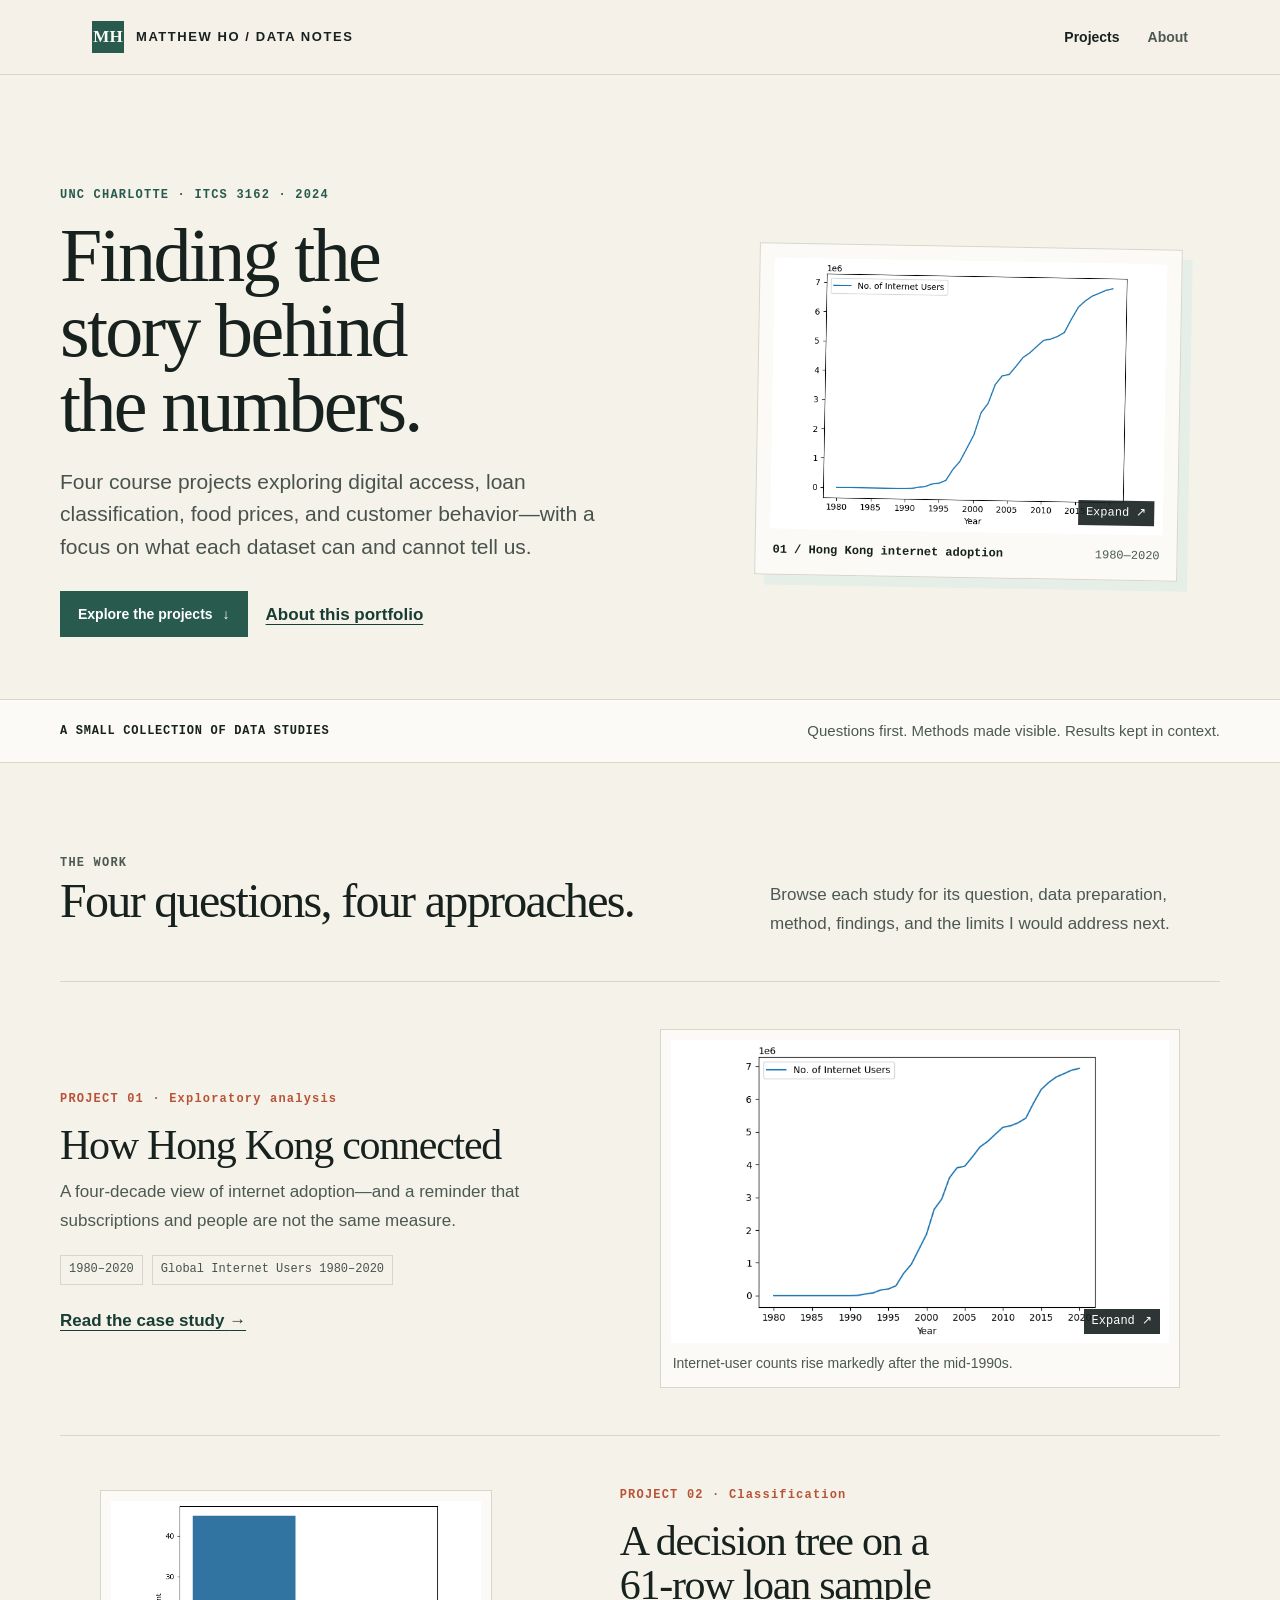
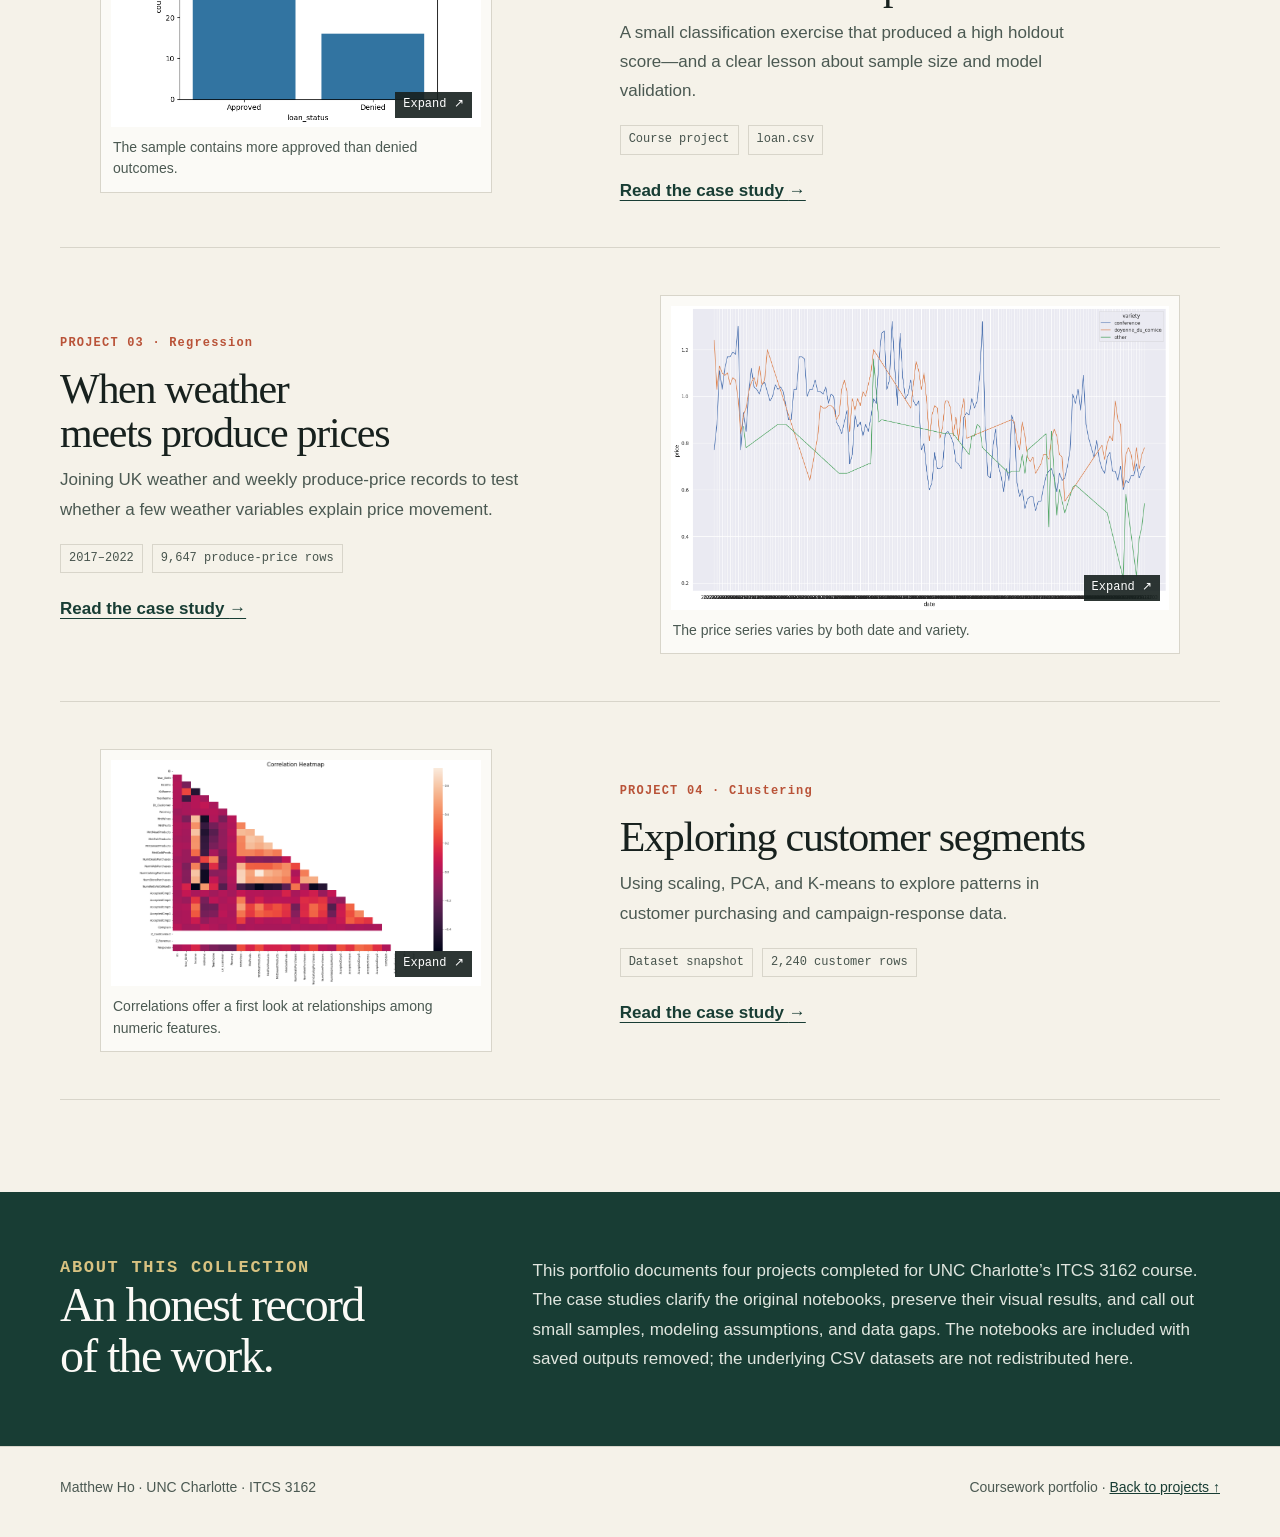
<file: index.html>
<!doctype html>
<html lang="en">
<head>
  <meta charset="utf-8">
  <meta name="viewport" content="width=device-width, initial-scale=1">
  <meta name="description" content="Four data projects by Matthew Ho for UNC Charlotte ITCS 3162.">
  <meta name="theme-color" content="#f5f2e9">
  <title>Matthew Ho — ITCS 3162 Data Projects</title>
  <link rel="stylesheet" href="assets/site.css">
  <script defer src="assets/site.js"></script>
</head>
<body>
<a class="skip-link" href="#main">Skip to content</a>
<header class="site-header">
  <div class="header-inner">
    <a class="wordmark" href="index.html" aria-label="Matthew Ho, portfolio home"><span class="wordmark-mark" aria-hidden="true">MH</span><span>Matthew Ho <span aria-hidden="true">/</span> Data Notes</span></a>
    <button class="nav-toggle" type="button" data-nav-toggle aria-controls="primary-navigation" aria-expanded="false" aria-label="Open navigation">Menu</button>
    <nav class="site-nav" id="primary-navigation" data-site-nav aria-label="Main navigation">
      <a href="index.html#projects" aria-current="page">Projects</a>
      <a href="index.html#about" >About</a>
    </nav>
  </div>
</header>
<main id="main">
  <section class="home-hero">
    <div class="container hero-grid">
      <div class="hero-copy">
        <p class="eyebrow">UNC CHARLOTTE · ITCS 3162 · 2024</p>
        <h1>Finding the story behind the numbers.</h1>
        <p class="lede">Four course projects exploring digital access, loan classification, food prices, and customer behavior—with a focus on what each dataset can and cannot tell us.</p>
        <div class="hero-actions"><a class="button-link" href="#projects">Explore the projects <span aria-hidden="true">↓</span></a><a class="text-link" href="#about">About this portfolio</a></div>
      </div>
      <figure class="hero-art">
        <button class="image-expand" type="button" data-expand-image data-image="assets/charts/hk-users-over-time.png" data-alt="Line chart of the number of internet users in Hong Kong over time." data-caption="Internet-user counts rise markedly after the mid-1990s." aria-label="Expand image: Line chart of the number of internet users in Hong Kong over time." aria-haspopup="dialog">
<img fetchpriority="high" src="assets/charts/hk-users-over-time.png" alt="">
<span class="image-expand-hint" aria-hidden="true">Expand ↗</span>
</button>
        <figcaption class="figure-caption"><strong>01 / Hong Kong internet adoption</strong><span>1980—2020</span></figcaption>
      </figure>
    </div>
  </section>
  <div class="intro-strip"><div class="container intro-strip-inner"><p class="course-tag">A small collection of data studies</p><p>Questions first. Methods made visible. Results kept in context.</p></div></div>
  <section class="section container" id="projects" aria-labelledby="projects-title">
    <div class="section-head"><div><p class="eyebrow">THE WORK</p><h2 id="projects-title">Four questions, four approaches.</h2></div><p>Browse each study for its question, data preparation, method, findings, and the limits I would address next.</p></div>
    <div class="project-list"><article class="project-row">
  <div class="project-copy">
    <span class="project-number">PROJECT 01 · Exploratory analysis</span>
    <h3 class="project-title"><a href="projects/hong-kong-internet-adoption/index.html">How Hong Kong connected</a></h3>
    <p class="project-summary">A four-decade view of internet adoption—and a reminder that subscriptions and people are not the same measure.</p>
    <div class="project-meta"><span>1980–2020</span><span>Global Internet Users 1980–2020</span></div>
    <a class="text-link" href="projects/hong-kong-internet-adoption/index.html">Read the case study <span aria-hidden="true">→</span></a>
  </div>
  <figure class="project-image">
    <button class="image-expand" type="button" data-expand-image data-image="assets/charts/hk-users-over-time.png" data-alt="Line chart of the number of internet users in Hong Kong over time." data-caption="Internet-user counts rise markedly after the mid-1990s." aria-label="Expand image: Line chart of the number of internet users in Hong Kong over time." aria-haspopup="dialog">
<img loading="lazy" src="assets/charts/hk-users-over-time.png" alt="">
<span class="image-expand-hint" aria-hidden="true">Expand ↗</span>
</button>
    <figcaption>Internet-user counts rise markedly after the mid-1990s.</figcaption>
  </figure>
</article><article class="project-row">
  <div class="project-copy">
    <span class="project-number">PROJECT 02 · Classification</span>
    <h3 class="project-title"><a href="projects/loan-approval-classification/index.html">A decision tree on a 61-row loan sample</a></h3>
    <p class="project-summary">A small classification exercise that produced a high holdout score—and a clear lesson about sample size and model validation.</p>
    <div class="project-meta"><span>Course project</span><span>loan.csv</span></div>
    <a class="text-link" href="projects/loan-approval-classification/index.html">Read the case study <span aria-hidden="true">→</span></a>
  </div>
  <figure class="project-image">
    <button class="image-expand" type="button" data-expand-image data-image="assets/charts/loan-outcome-balance.png" data-alt="Bar chart comparing approved and denied loan records in the small dataset." data-caption="The sample contains more approved than denied outcomes." aria-label="Expand image: Bar chart comparing approved and denied loan records in the small dataset." aria-haspopup="dialog">
<img loading="lazy" src="assets/charts/loan-outcome-balance.png" alt="">
<span class="image-expand-hint" aria-hidden="true">Expand ↗</span>
</button>
    <figcaption>The sample contains more approved than denied outcomes.</figcaption>
  </figure>
</article><article class="project-row">
  <div class="project-copy">
    <span class="project-number">PROJECT 03 · Regression</span>
    <h3 class="project-title"><a href="projects/weather-and-produce-prices/index.html">When weather meets produce prices</a></h3>
    <p class="project-summary">Joining UK weather and weekly produce-price records to test whether a few weather variables explain price movement.</p>
    <div class="project-meta"><span>2017–2022</span><span>9,647 produce-price rows</span></div>
    <a class="text-link" href="projects/weather-and-produce-prices/index.html">Read the case study <span aria-hidden="true">→</span></a>
  </div>
  <figure class="project-image">
    <button class="image-expand" type="button" data-expand-image data-image="assets/charts/produce-price-history.png" data-alt="Weekly produce prices over time, separated by variety." data-caption="The price series varies by both date and variety." aria-label="Expand image: Weekly produce prices over time, separated by variety." aria-haspopup="dialog">
<img loading="lazy" src="assets/charts/produce-price-history.png" alt="">
<span class="image-expand-hint" aria-hidden="true">Expand ↗</span>
</button>
    <figcaption>The price series varies by both date and variety.</figcaption>
  </figure>
</article><article class="project-row">
  <div class="project-copy">
    <span class="project-number">PROJECT 04 · Clustering</span>
    <h3 class="project-title"><a href="projects/customer-segmentation/index.html">Exploring customer segments</a></h3>
    <p class="project-summary">Using scaling, PCA, and K-means to explore patterns in customer purchasing and campaign-response data.</p>
    <div class="project-meta"><span>Dataset snapshot</span><span>2,240 customer rows</span></div>
    <a class="text-link" href="projects/customer-segmentation/index.html">Read the case study <span aria-hidden="true">→</span></a>
  </div>
  <figure class="project-image">
    <button class="image-expand" type="button" data-expand-image data-image="assets/charts/customer-correlation-heatmap.png" data-alt="Correlation heatmap of the numeric customer data used in the notebook." data-caption="Correlations offer a first look at relationships among numeric features." aria-label="Expand image: Correlation heatmap of the numeric customer data used in the notebook." aria-haspopup="dialog">
<img loading="lazy" src="assets/charts/customer-correlation-heatmap.png" alt="">
<span class="image-expand-hint" aria-hidden="true">Expand ↗</span>
</button>
    <figcaption>Correlations offer a first look at relationships among numeric features.</figcaption>
  </figure>
</article></div>
  </section>
  <section class="about-band" id="about" aria-labelledby="about-title"><div class="container about-grid">
    <div><p class="eyebrow">ABOUT THIS COLLECTION</p><h2 id="about-title">An honest record of the work.</h2></div>
    <p>This portfolio documents four projects completed for UNC Charlotte’s ITCS 3162 course. The case studies clarify the original notebooks, preserve their visual results, and call out small samples, modeling assumptions, and data gaps. The notebooks are included with saved outputs removed; the underlying CSV datasets are not redistributed here.</p>
  </div></section>
</main>
<footer class="site-footer"><div class="container footer-inner">
<p>Matthew Ho · UNC Charlotte · ITCS 3162</p>
<p>Coursework portfolio · <a href="index.html#projects">Back to projects ↑</a></p>
</div></footer>
<dialog class="image-viewer" data-image-viewer tabindex="-1" aria-label="Expanded project image">
  <button class="image-viewer-close" type="button" data-viewer-close aria-label="Close expanded image">Close <span aria-hidden="true">×</span></button>
  <figure class="image-viewer-figure"><img data-viewer-image alt=""><figcaption data-viewer-caption></figcaption></figure>
</dialog>
</body>
</html>
</file>
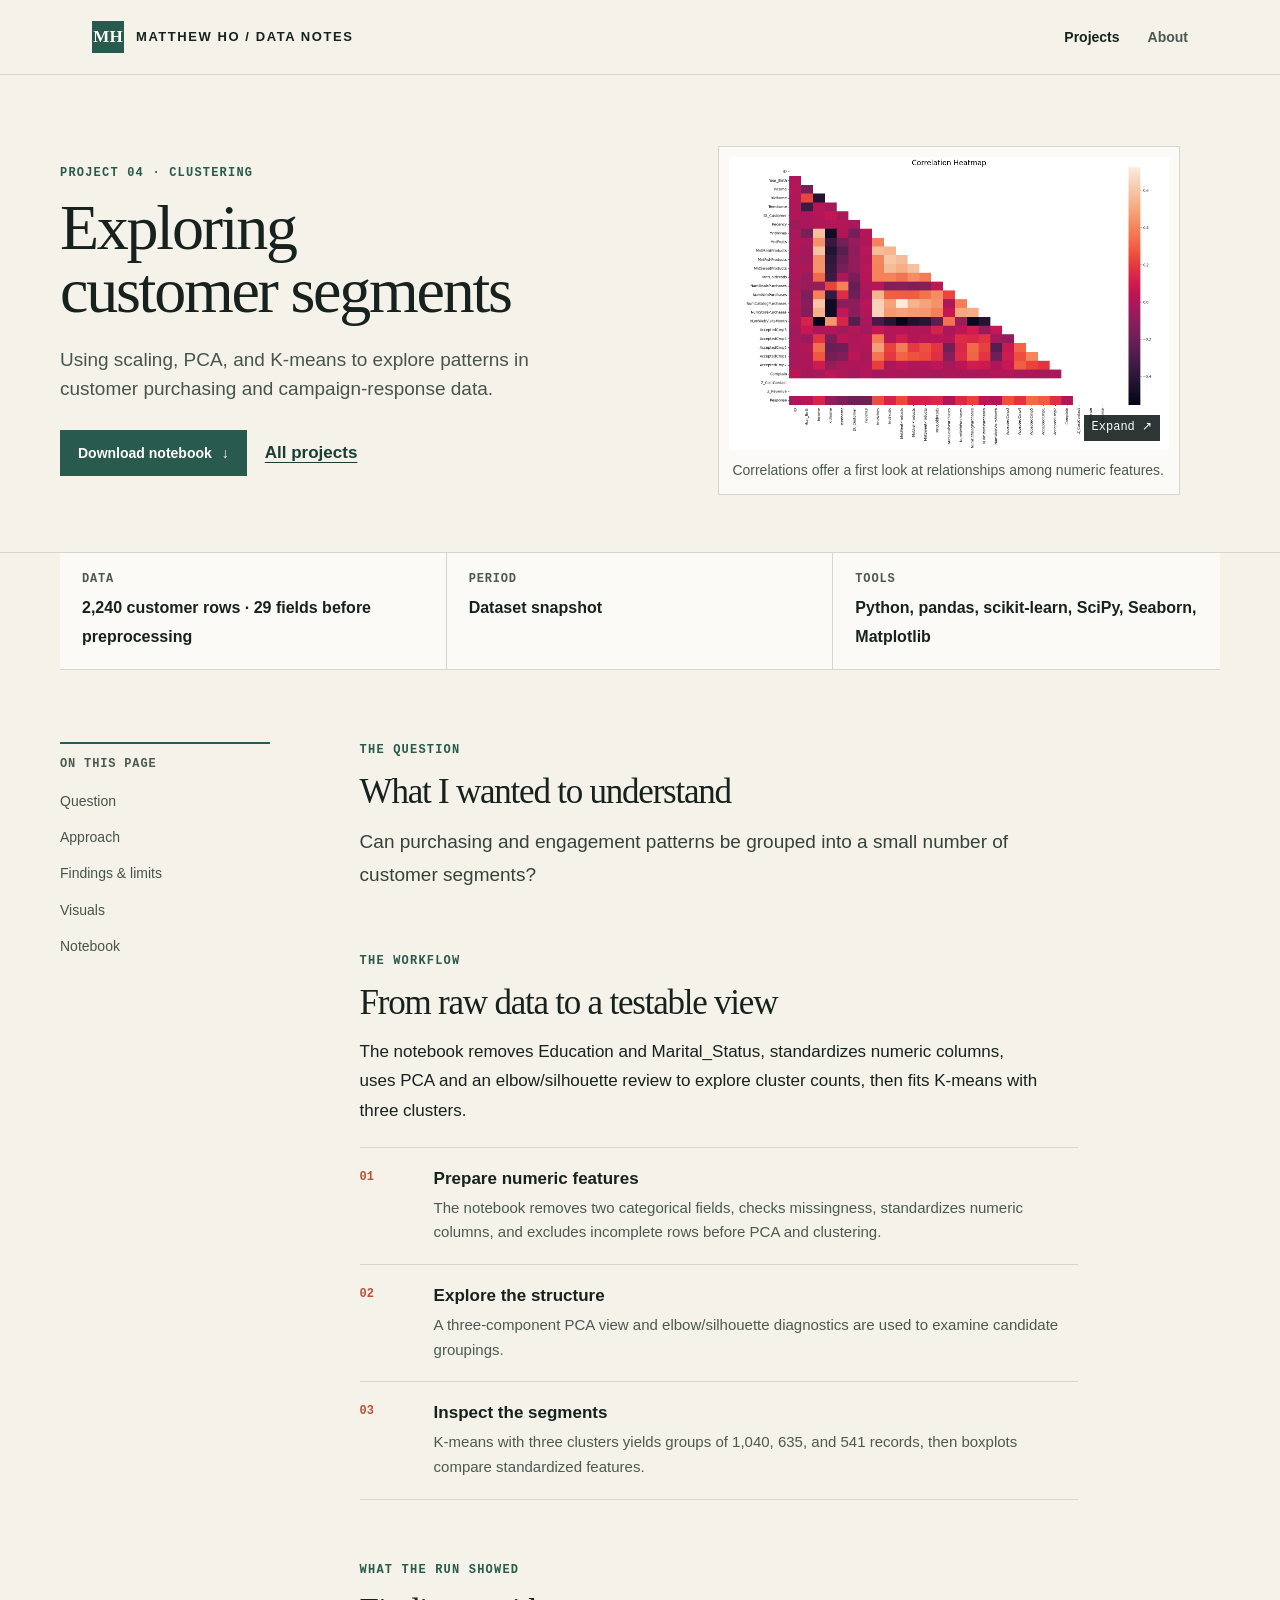
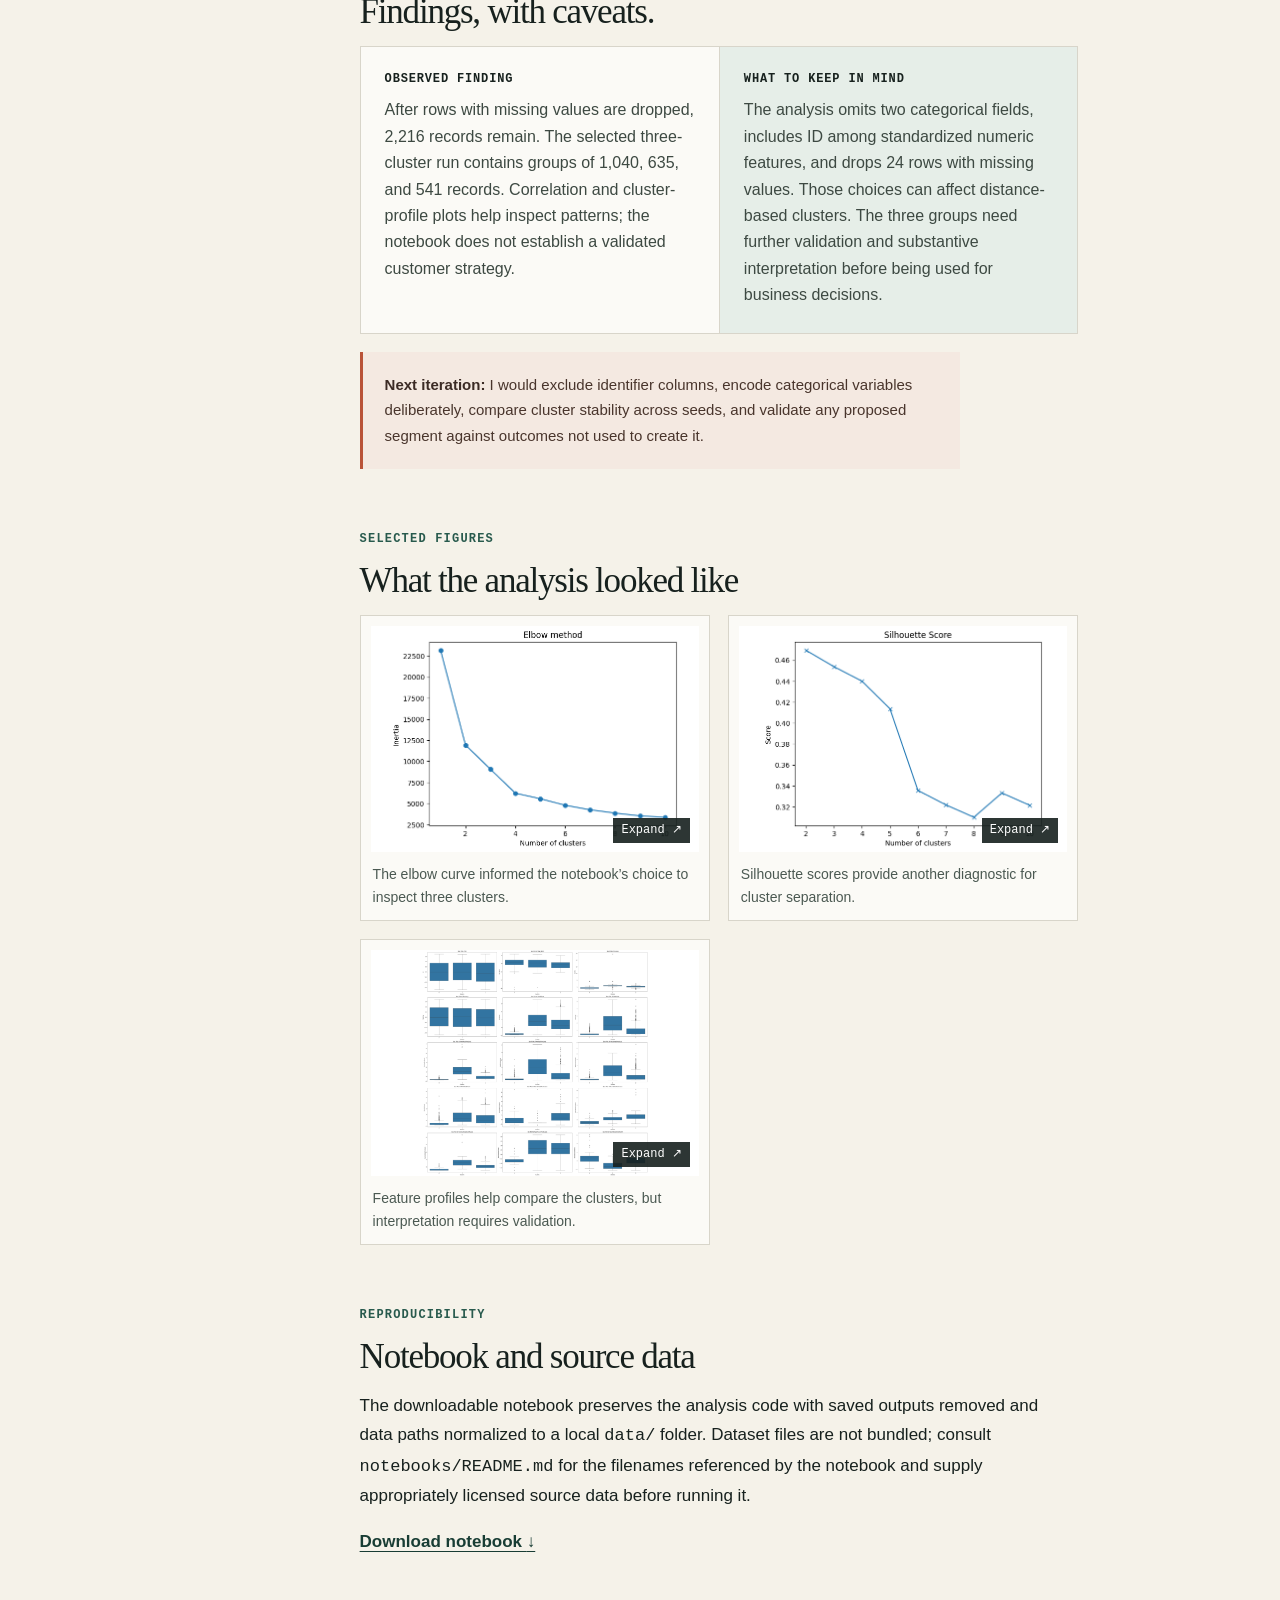
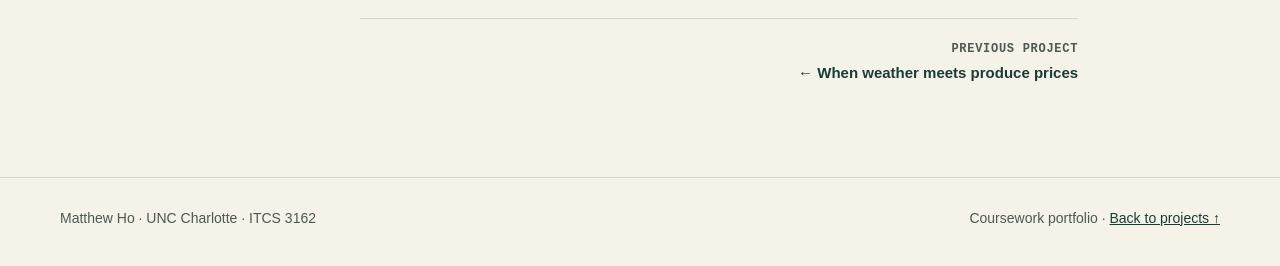
<file: projects/customer-segmentation/index.html>
<!doctype html>
<html lang="en">
<head>
  <meta charset="utf-8">
  <meta name="viewport" content="width=device-width, initial-scale=1">
  <meta name="description" content="Using scaling, PCA, and K-means to explore patterns in customer purchasing and campaign-response data.">
  <meta name="theme-color" content="#f5f2e9">
  <title>Exploring customer segments — Matthew Ho</title>
  <link rel="stylesheet" href="../../assets/site.css">
  <script defer src="../../assets/site.js"></script>
</head>
<body>
<a class="skip-link" href="#main">Skip to content</a>
<header class="site-header">
  <div class="header-inner">
    <a class="wordmark" href="../../index.html" aria-label="Matthew Ho, portfolio home"><span class="wordmark-mark" aria-hidden="true">MH</span><span>Matthew Ho <span aria-hidden="true">/</span> Data Notes</span></a>
    <button class="nav-toggle" type="button" data-nav-toggle aria-controls="primary-navigation" aria-expanded="false" aria-label="Open navigation">Menu</button>
    <nav class="site-nav" id="primary-navigation" data-site-nav aria-label="Main navigation">
      <a href="../../index.html#projects" aria-current="page">Projects</a>
      <a href="../../index.html#about" >About</a>
    </nav>
  </div>
</header>
<main id="main">
  <section class="case-hero"><div class="container case-hero-grid">
    <div><p class="eyebrow">PROJECT 04 · Clustering</p><h1>Exploring customer segments</h1><p class="lede">Using scaling, PCA, and K-means to explore patterns in customer purchasing and campaign-response data.</p>
      <div class="case-actions"><a class="button-link" href="../../notebooks/04-customer-segmentation.ipynb" download="04-customer-segmentation.ipynb">Download notebook <span aria-hidden="true">↓</span></a><a class="text-link" href="../../index.html#projects">All projects</a></div>
    </div>
    <figure class="case-hero-figure"><button class="image-expand" type="button" data-expand-image data-image="../../assets/charts/customer-correlation-heatmap.png" data-alt="Correlation heatmap of the numeric customer data used in the notebook." data-caption="Correlations offer a first look at relationships among numeric features." aria-label="Expand image: Correlation heatmap of the numeric customer data used in the notebook." aria-haspopup="dialog">
<img fetchpriority="high" src="../../assets/charts/customer-correlation-heatmap.png" alt="">
<span class="image-expand-hint" aria-hidden="true">Expand ↗</span>
</button><figcaption>Correlations offer a first look at relationships among numeric features.</figcaption></figure>
  </div></section>
  <div class="container"><div class="case-facts" aria-label="Project details"><div class="case-fact"><span class="label">Data</span><strong>2,240 customer rows · 29 fields before preprocessing</strong></div><div class="case-fact"><span class="label">Period</span><strong>Dataset snapshot</strong></div><div class="case-fact"><span class="label">Tools</span><strong>Python, pandas, scikit-learn, SciPy, Seaborn, Matplotlib</strong></div></div></div>
  <div class="container case-layout">
    <nav class="case-rail" aria-label="On this page"><p>On this page</p><a href="#question">Question</a><a href="#approach">Approach</a><a href="#findings">Findings & limits</a><a href="#visuals">Visuals</a><a href="#notebook">Notebook</a></nav>
    <div class="case-main">
      <section id="question"><p class="eyebrow">THE QUESTION</p><h2>What I wanted to understand</h2><p class="answer">Can purchasing and engagement patterns be grouped into a small number of customer segments?</p></section>
      <section id="approach"><p class="eyebrow">THE WORKFLOW</p><h2>From raw data to a testable view</h2><p>The notebook removes Education and Marital_Status, standardizes numeric columns, uses PCA and an elbow/silhouette review to explore cluster counts, then fits K-means with three clusters.</p><ol class="workflow-list"><li><span class="step">01</span><div><h3>Prepare numeric features</h3><p>The notebook removes two categorical fields, checks missingness, standardizes numeric columns, and excludes incomplete rows before PCA and clustering.</p></div></li><li><span class="step">02</span><div><h3>Explore the structure</h3><p>A three-component PCA view and elbow/silhouette diagnostics are used to examine candidate groupings.</p></div></li><li><span class="step">03</span><div><h3>Inspect the segments</h3><p>K-means with three clusters yields groups of 1,040, 635, and 541 records, then boxplots compare standardized features.</p></div></li></ol></section>
      <section id="findings"><p class="eyebrow">WHAT THE RUN SHOWED</p><h2>Findings, with caveats.</h2><div class="result-panel"><div><h3>Observed finding</h3><p>After rows with missing values are dropped, 2,216 records remain. The selected three-cluster run contains groups of 1,040, 635, and 541 records. Correlation and cluster-profile plots help inspect patterns; the notebook does not establish a validated customer strategy.</p></div><div><h3>What to keep in mind</h3><p>The analysis omits two categorical fields, includes ID among standardized numeric features, and drops 24 rows with missing values. Those choices can affect distance-based clusters. The three groups need further validation and substantive interpretation before being used for business decisions.</p></div></div>
        <p class="data-note" style="margin-top:18px"><strong>Next iteration:</strong> I would exclude identifier columns, encode categorical variables deliberately, compare cluster stability across seeds, and validate any proposed segment against outcomes not used to create it.</p>
      </section>
      <section id="visuals"><p class="eyebrow">SELECTED FIGURES</p><h2>What the analysis looked like</h2><div class="chart-grid"><figure class="chart-figure"><button class="image-expand" type="button" data-expand-image data-image="../../assets/charts/customer-elbow-curve.png" data-alt="K-means inertia by cluster count, used as an elbow-method diagnostic." data-caption="The elbow curve informed the notebook’s choice to inspect three clusters." aria-label="Expand image: K-means inertia by cluster count, used as an elbow-method diagnostic." aria-haspopup="dialog">
<img loading="lazy" src="../../assets/charts/customer-elbow-curve.png" alt="">
<span class="image-expand-hint" aria-hidden="true">Expand ↗</span>
</button><figcaption>The elbow curve informed the notebook’s choice to inspect three clusters.</figcaption></figure><figure class="chart-figure"><button class="image-expand" type="button" data-expand-image data-image="../../assets/charts/customer-silhouette-scores.png" data-alt="Silhouette scores across candidate cluster counts." data-caption="Silhouette scores provide another diagnostic for cluster separation." aria-label="Expand image: Silhouette scores across candidate cluster counts." aria-haspopup="dialog">
<img loading="lazy" src="../../assets/charts/customer-silhouette-scores.png" alt="">
<span class="image-expand-hint" aria-hidden="true">Expand ↗</span>
</button><figcaption>Silhouette scores provide another diagnostic for cluster separation.</figcaption></figure><figure class="chart-figure"><button class="image-expand" type="button" data-expand-image data-image="../../assets/charts/customer-cluster-profiles.png" data-alt="Boxplots comparing standardized purchasing and engagement features across the three clusters." data-caption="Feature profiles help compare the clusters, but interpretation requires validation." aria-label="Expand image: Boxplots comparing standardized purchasing and engagement features across the three clusters." aria-haspopup="dialog">
<img loading="lazy" src="../../assets/charts/customer-cluster-profiles.png" alt="">
<span class="image-expand-hint" aria-hidden="true">Expand ↗</span>
</button><figcaption>Feature profiles help compare the clusters, but interpretation requires validation.</figcaption></figure></div></section>
      <section id="notebook"><p class="eyebrow">REPRODUCIBILITY</p><h2>Notebook and source data</h2><p>The downloadable notebook preserves the analysis code with saved outputs removed and data paths normalized to a local <code>data/</code> folder. Dataset files are not bundled; consult <code>notebooks/README.md</code> for the filenames referenced by the notebook and supply appropriately licensed source data before running it.</p><a class="text-link" href="../../notebooks/04-customer-segmentation.ipynb" download>Download notebook <span aria-hidden="true">↓</span></a></section>
      <nav class="project-switcher" aria-label="Other case studies"><a href="../../projects/weather-and-produce-prices/index.html"><span>Previous project</span>← When weather meets produce prices</a></nav>
    </div>
  </div>
</main>
<footer class="site-footer"><div class="container footer-inner">
<p>Matthew Ho · UNC Charlotte · ITCS 3162</p>
<p>Coursework portfolio · <a href="../../index.html#projects">Back to projects ↑</a></p>
</div></footer>
<dialog class="image-viewer" data-image-viewer tabindex="-1" aria-label="Expanded project image">
  <button class="image-viewer-close" type="button" data-viewer-close aria-label="Close expanded image">Close <span aria-hidden="true">×</span></button>
  <figure class="image-viewer-figure"><img data-viewer-image alt=""><figcaption data-viewer-caption></figcaption></figure>
</dialog>
</body>
</html>
</file>
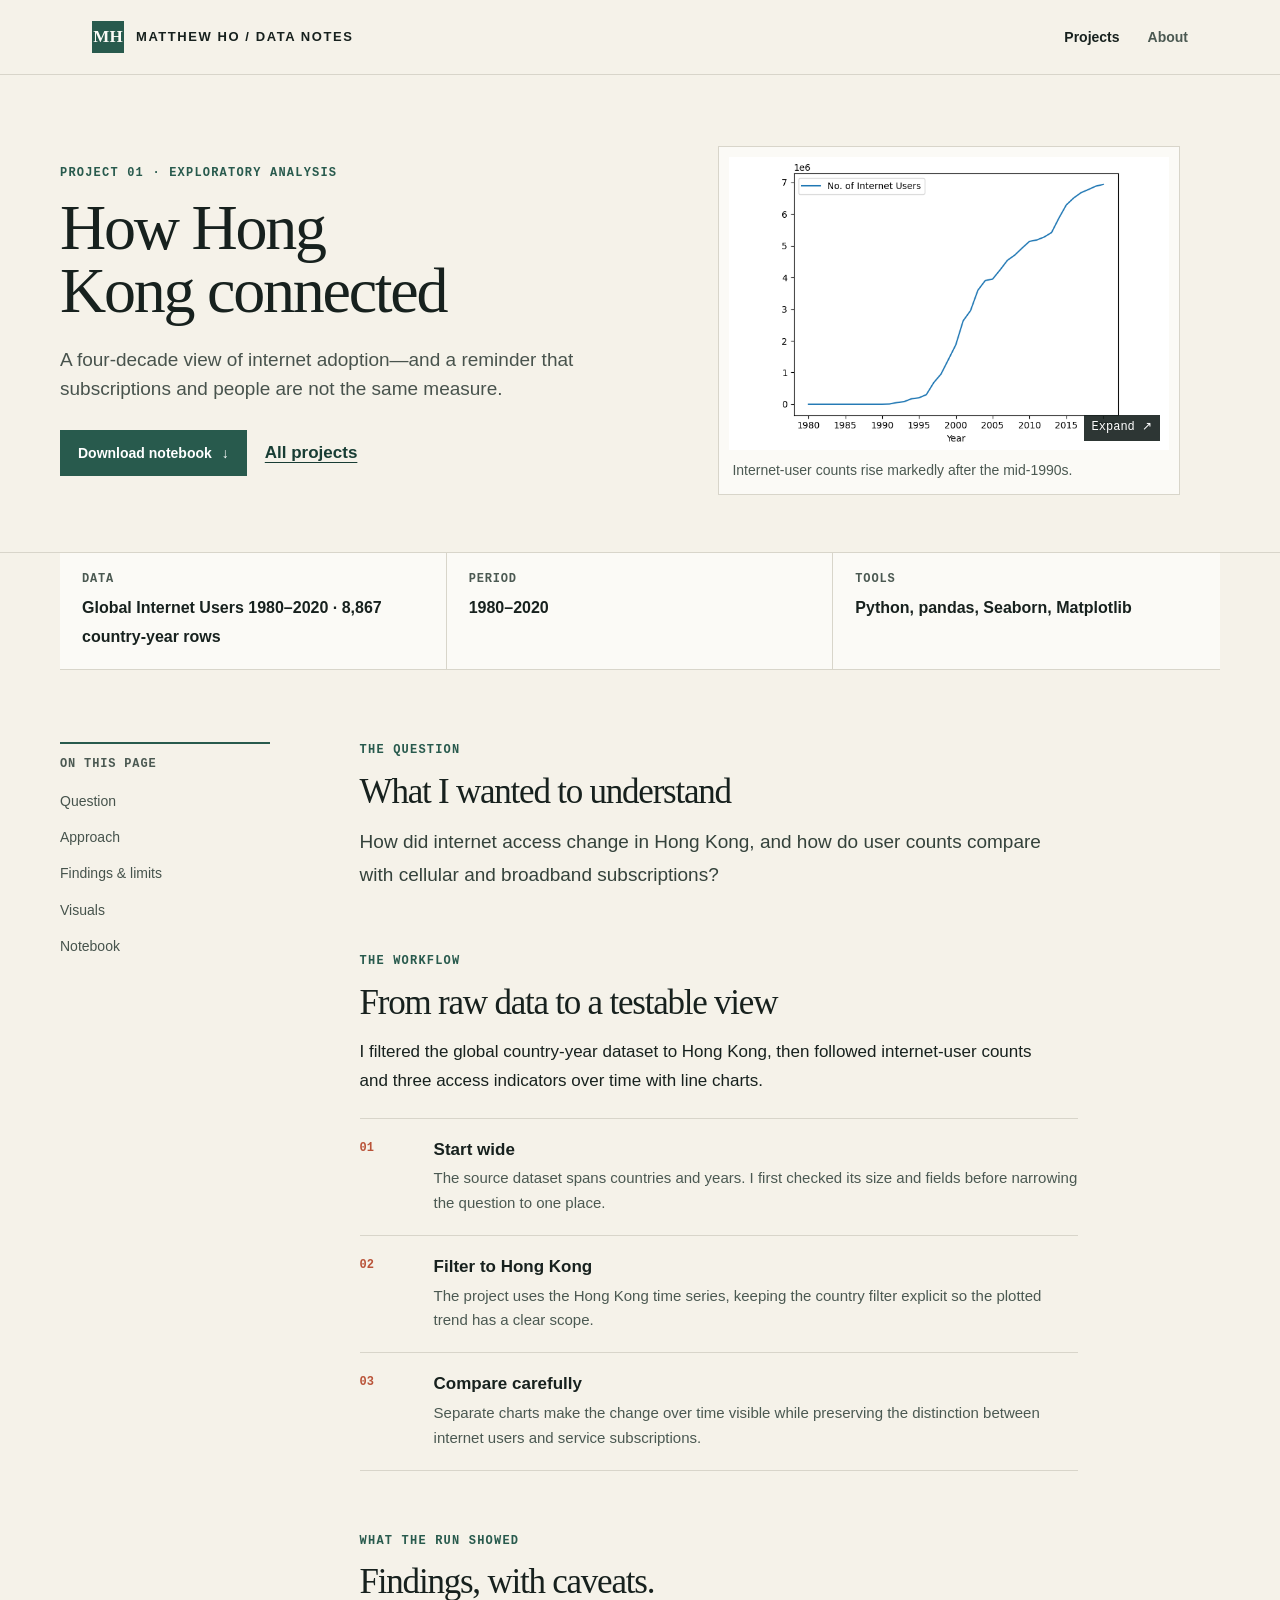
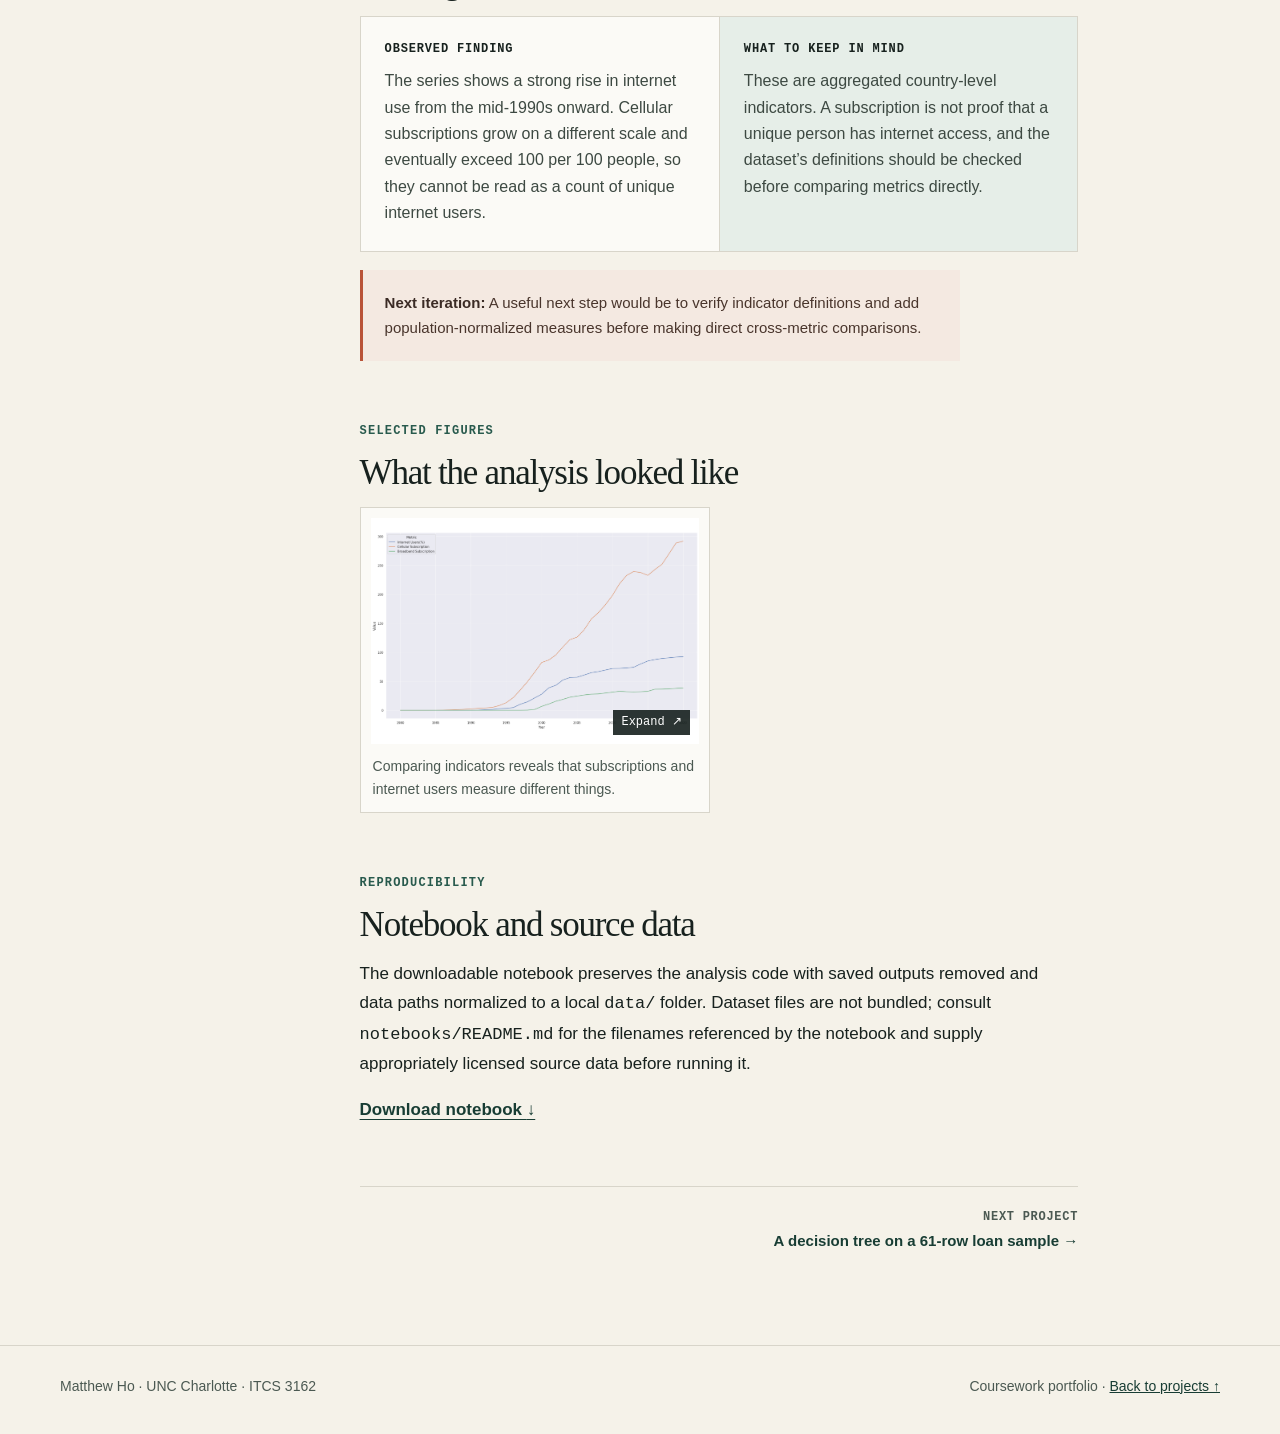
<file: projects/hong-kong-internet-adoption/index.html>
<!doctype html>
<html lang="en">
<head>
  <meta charset="utf-8">
  <meta name="viewport" content="width=device-width, initial-scale=1">
  <meta name="description" content="A four-decade view of internet adoption—and a reminder that subscriptions and people are not the same measure.">
  <meta name="theme-color" content="#f5f2e9">
  <title>How Hong Kong connected — Matthew Ho</title>
  <link rel="stylesheet" href="../../assets/site.css">
  <script defer src="../../assets/site.js"></script>
</head>
<body>
<a class="skip-link" href="#main">Skip to content</a>
<header class="site-header">
  <div class="header-inner">
    <a class="wordmark" href="../../index.html" aria-label="Matthew Ho, portfolio home"><span class="wordmark-mark" aria-hidden="true">MH</span><span>Matthew Ho <span aria-hidden="true">/</span> Data Notes</span></a>
    <button class="nav-toggle" type="button" data-nav-toggle aria-controls="primary-navigation" aria-expanded="false" aria-label="Open navigation">Menu</button>
    <nav class="site-nav" id="primary-navigation" data-site-nav aria-label="Main navigation">
      <a href="../../index.html#projects" aria-current="page">Projects</a>
      <a href="../../index.html#about" >About</a>
    </nav>
  </div>
</header>
<main id="main">
  <section class="case-hero"><div class="container case-hero-grid">
    <div><p class="eyebrow">PROJECT 01 · Exploratory analysis</p><h1>How Hong Kong connected</h1><p class="lede">A four-decade view of internet adoption—and a reminder that subscriptions and people are not the same measure.</p>
      <div class="case-actions"><a class="button-link" href="../../notebooks/01-hong-kong-internet-adoption.ipynb" download="01-hong-kong-internet-adoption.ipynb">Download notebook <span aria-hidden="true">↓</span></a><a class="text-link" href="../../index.html#projects">All projects</a></div>
    </div>
    <figure class="case-hero-figure"><button class="image-expand" type="button" data-expand-image data-image="../../assets/charts/hk-users-over-time.png" data-alt="Line chart of the number of internet users in Hong Kong over time." data-caption="Internet-user counts rise markedly after the mid-1990s." aria-label="Expand image: Line chart of the number of internet users in Hong Kong over time." aria-haspopup="dialog">
<img fetchpriority="high" src="../../assets/charts/hk-users-over-time.png" alt="">
<span class="image-expand-hint" aria-hidden="true">Expand ↗</span>
</button><figcaption>Internet-user counts rise markedly after the mid-1990s.</figcaption></figure>
  </div></section>
  <div class="container"><div class="case-facts" aria-label="Project details"><div class="case-fact"><span class="label">Data</span><strong>Global Internet Users 1980–2020 · 8,867 country-year rows</strong></div><div class="case-fact"><span class="label">Period</span><strong>1980–2020</strong></div><div class="case-fact"><span class="label">Tools</span><strong>Python, pandas, Seaborn, Matplotlib</strong></div></div></div>
  <div class="container case-layout">
    <nav class="case-rail" aria-label="On this page"><p>On this page</p><a href="#question">Question</a><a href="#approach">Approach</a><a href="#findings">Findings & limits</a><a href="#visuals">Visuals</a><a href="#notebook">Notebook</a></nav>
    <div class="case-main">
      <section id="question"><p class="eyebrow">THE QUESTION</p><h2>What I wanted to understand</h2><p class="answer">How did internet access change in Hong Kong, and how do user counts compare with cellular and broadband subscriptions?</p></section>
      <section id="approach"><p class="eyebrow">THE WORKFLOW</p><h2>From raw data to a testable view</h2><p>I filtered the global country-year dataset to Hong Kong, then followed internet-user counts and three access indicators over time with line charts.</p><ol class="workflow-list"><li><span class="step">01</span><div><h3>Start wide</h3><p>The source dataset spans countries and years. I first checked its size and fields before narrowing the question to one place.</p></div></li><li><span class="step">02</span><div><h3>Filter to Hong Kong</h3><p>The project uses the Hong Kong time series, keeping the country filter explicit so the plotted trend has a clear scope.</p></div></li><li><span class="step">03</span><div><h3>Compare carefully</h3><p>Separate charts make the change over time visible while preserving the distinction between internet users and service subscriptions.</p></div></li></ol></section>
      <section id="findings"><p class="eyebrow">WHAT THE RUN SHOWED</p><h2>Findings, with caveats.</h2><div class="result-panel"><div><h3>Observed finding</h3><p>The series shows a strong rise in internet use from the mid-1990s onward. Cellular subscriptions grow on a different scale and eventually exceed 100 per 100 people, so they cannot be read as a count of unique internet users.</p></div><div><h3>What to keep in mind</h3><p>These are aggregated country-level indicators. A subscription is not proof that a unique person has internet access, and the dataset’s definitions should be checked before comparing metrics directly.</p></div></div>
        <p class="data-note" style="margin-top:18px"><strong>Next iteration:</strong> A useful next step would be to verify indicator definitions and add population-normalized measures before making direct cross-metric comparisons.</p>
      </section>
      <section id="visuals"><p class="eyebrow">SELECTED FIGURES</p><h2>What the analysis looked like</h2><div class="chart-grid"><figure class="chart-figure"><button class="image-expand" type="button" data-expand-image data-image="../../assets/charts/hk-internet-metrics.png" data-alt="Line chart comparing internet use, cellular subscriptions, and broadband subscriptions in Hong Kong." data-caption="Comparing indicators reveals that subscriptions and internet users measure different things." aria-label="Expand image: Line chart comparing internet use, cellular subscriptions, and broadband subscriptions in Hong Kong." aria-haspopup="dialog">
<img loading="lazy" src="../../assets/charts/hk-internet-metrics.png" alt="">
<span class="image-expand-hint" aria-hidden="true">Expand ↗</span>
</button><figcaption>Comparing indicators reveals that subscriptions and internet users measure different things.</figcaption></figure></div></section>
      <section id="notebook"><p class="eyebrow">REPRODUCIBILITY</p><h2>Notebook and source data</h2><p>The downloadable notebook preserves the analysis code with saved outputs removed and data paths normalized to a local <code>data/</code> folder. Dataset files are not bundled; consult <code>notebooks/README.md</code> for the filenames referenced by the notebook and supply appropriately licensed source data before running it.</p><a class="text-link" href="../../notebooks/01-hong-kong-internet-adoption.ipynb" download>Download notebook <span aria-hidden="true">↓</span></a></section>
      <nav class="project-switcher" aria-label="Other case studies"><a href="../../projects/loan-approval-classification/index.html"><span>Next project</span>A decision tree on a 61-row loan sample →</a></nav>
    </div>
  </div>
</main>
<footer class="site-footer"><div class="container footer-inner">
<p>Matthew Ho · UNC Charlotte · ITCS 3162</p>
<p>Coursework portfolio · <a href="../../index.html#projects">Back to projects ↑</a></p>
</div></footer>
<dialog class="image-viewer" data-image-viewer tabindex="-1" aria-label="Expanded project image">
  <button class="image-viewer-close" type="button" data-viewer-close aria-label="Close expanded image">Close <span aria-hidden="true">×</span></button>
  <figure class="image-viewer-figure"><img data-viewer-image alt=""><figcaption data-viewer-caption></figcaption></figure>
</dialog>
</body>
</html>
</file>
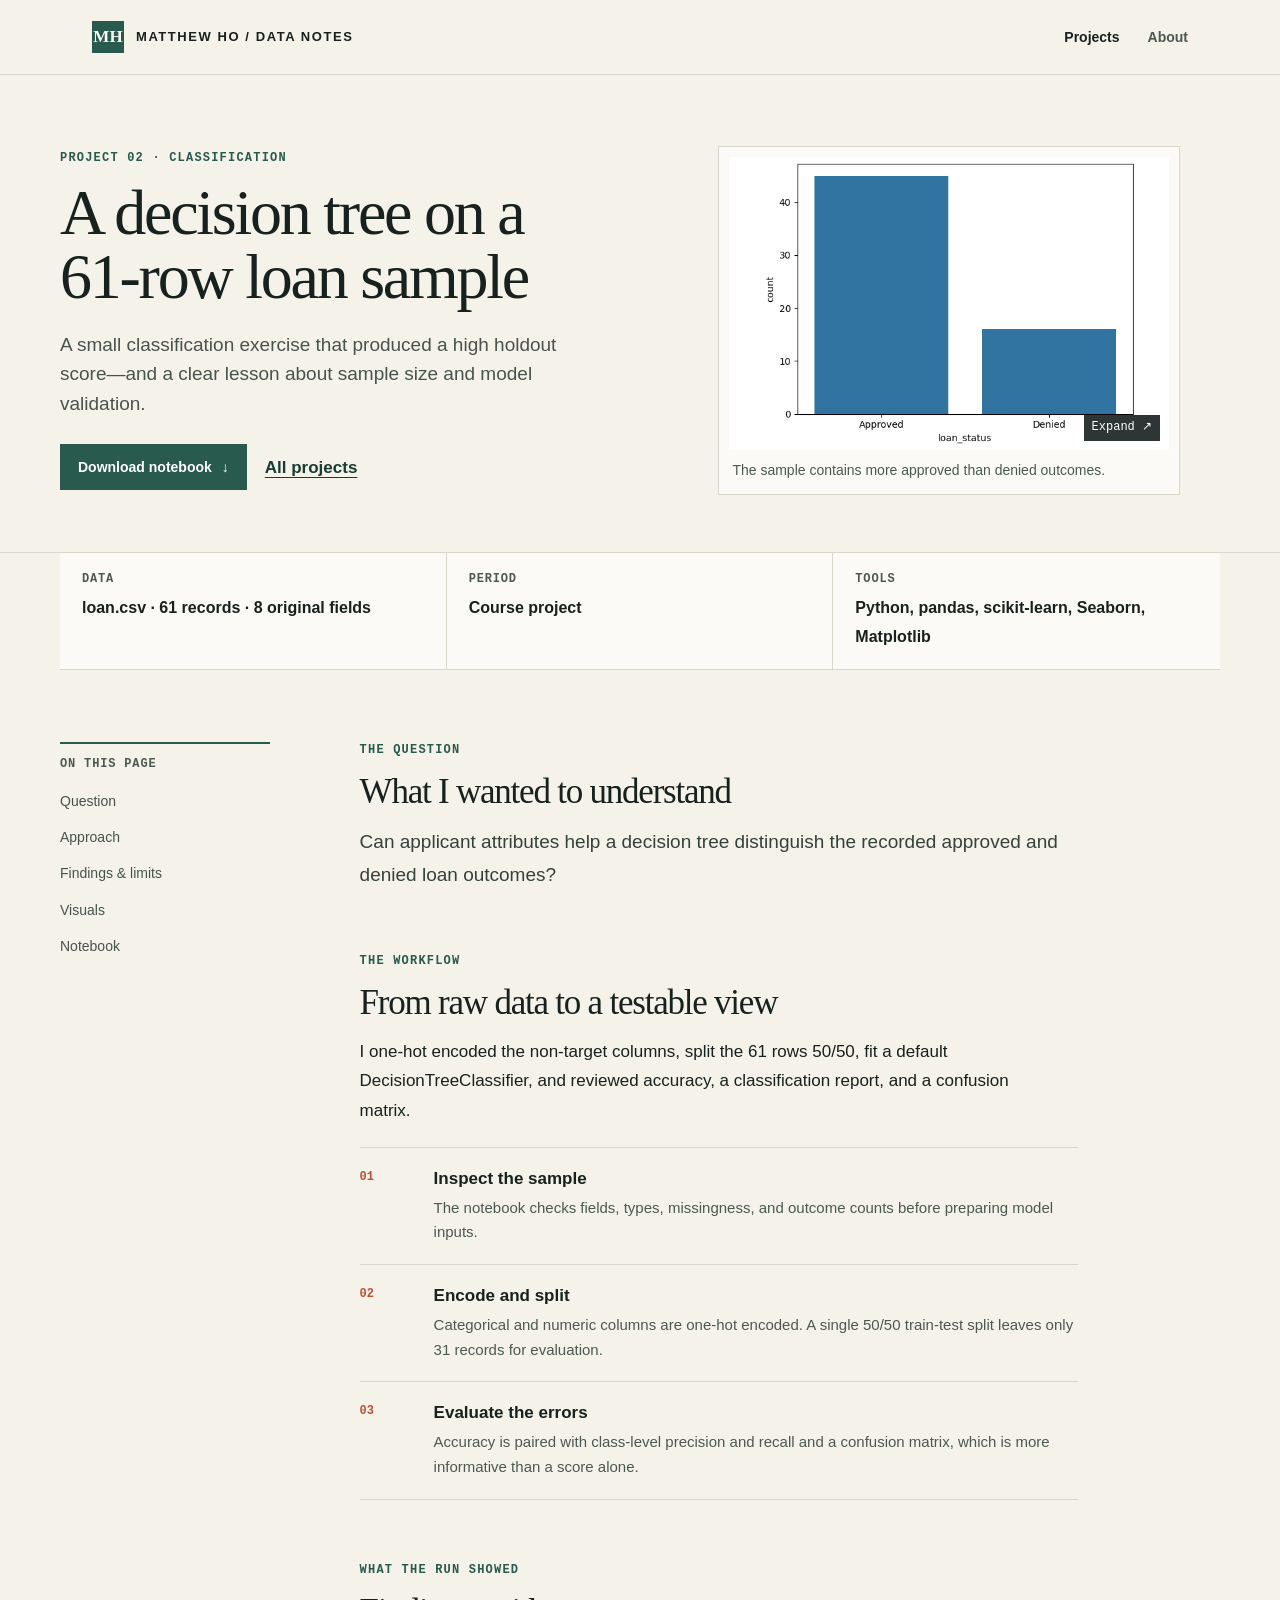
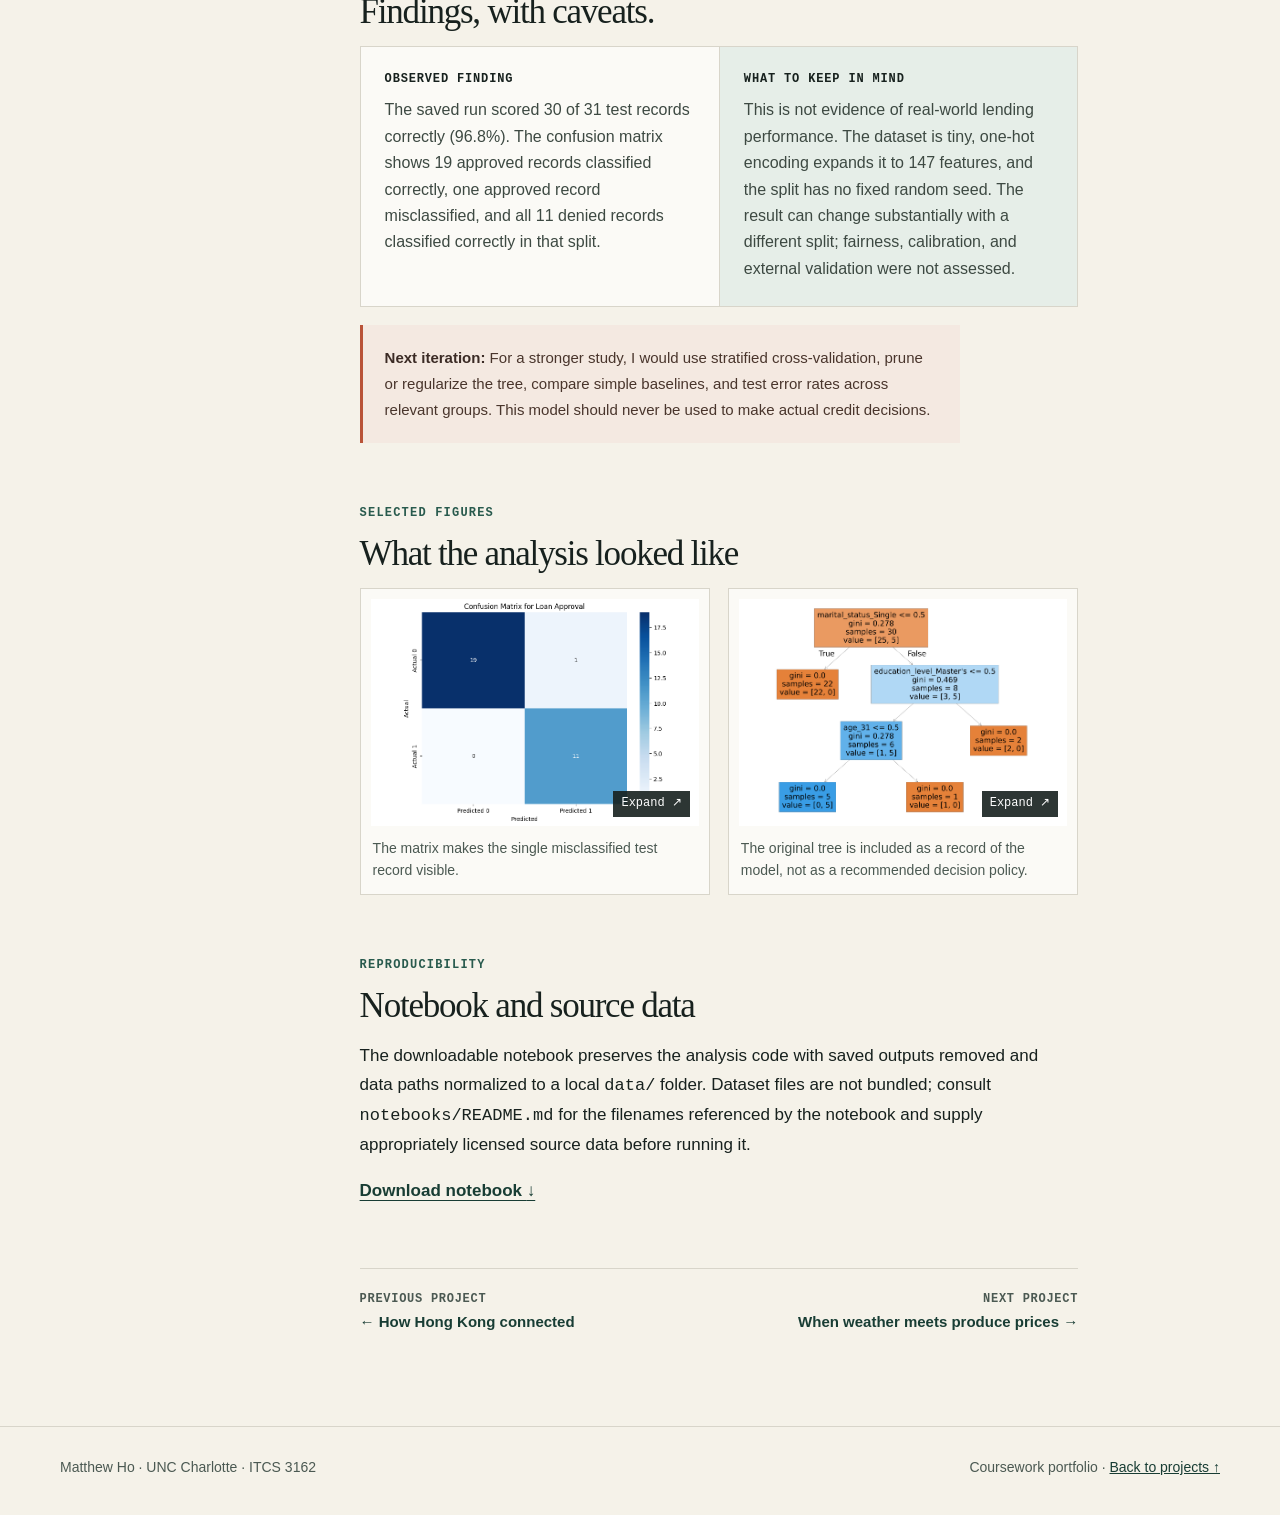
<file: projects/loan-approval-classification/index.html>
<!doctype html>
<html lang="en">
<head>
  <meta charset="utf-8">
  <meta name="viewport" content="width=device-width, initial-scale=1">
  <meta name="description" content="A small classification exercise that produced a high holdout score—and a clear lesson about sample size and model validation.">
  <meta name="theme-color" content="#f5f2e9">
  <title>A decision tree on a 61-row loan sample — Matthew Ho</title>
  <link rel="stylesheet" href="../../assets/site.css">
  <script defer src="../../assets/site.js"></script>
</head>
<body>
<a class="skip-link" href="#main">Skip to content</a>
<header class="site-header">
  <div class="header-inner">
    <a class="wordmark" href="../../index.html" aria-label="Matthew Ho, portfolio home"><span class="wordmark-mark" aria-hidden="true">MH</span><span>Matthew Ho <span aria-hidden="true">/</span> Data Notes</span></a>
    <button class="nav-toggle" type="button" data-nav-toggle aria-controls="primary-navigation" aria-expanded="false" aria-label="Open navigation">Menu</button>
    <nav class="site-nav" id="primary-navigation" data-site-nav aria-label="Main navigation">
      <a href="../../index.html#projects" aria-current="page">Projects</a>
      <a href="../../index.html#about" >About</a>
    </nav>
  </div>
</header>
<main id="main">
  <section class="case-hero"><div class="container case-hero-grid">
    <div><p class="eyebrow">PROJECT 02 · Classification</p><h1>A decision tree on a 61-row loan sample</h1><p class="lede">A small classification exercise that produced a high holdout score—and a clear lesson about sample size and model validation.</p>
      <div class="case-actions"><a class="button-link" href="../../notebooks/02-loan-approval-classification.ipynb" download="02-loan-approval-classification.ipynb">Download notebook <span aria-hidden="true">↓</span></a><a class="text-link" href="../../index.html#projects">All projects</a></div>
    </div>
    <figure class="case-hero-figure"><button class="image-expand" type="button" data-expand-image data-image="../../assets/charts/loan-outcome-balance.png" data-alt="Bar chart comparing approved and denied loan records in the small dataset." data-caption="The sample contains more approved than denied outcomes." aria-label="Expand image: Bar chart comparing approved and denied loan records in the small dataset." aria-haspopup="dialog">
<img fetchpriority="high" src="../../assets/charts/loan-outcome-balance.png" alt="">
<span class="image-expand-hint" aria-hidden="true">Expand ↗</span>
</button><figcaption>The sample contains more approved than denied outcomes.</figcaption></figure>
  </div></section>
  <div class="container"><div class="case-facts" aria-label="Project details"><div class="case-fact"><span class="label">Data</span><strong>loan.csv · 61 records · 8 original fields</strong></div><div class="case-fact"><span class="label">Period</span><strong>Course project</strong></div><div class="case-fact"><span class="label">Tools</span><strong>Python, pandas, scikit-learn, Seaborn, Matplotlib</strong></div></div></div>
  <div class="container case-layout">
    <nav class="case-rail" aria-label="On this page"><p>On this page</p><a href="#question">Question</a><a href="#approach">Approach</a><a href="#findings">Findings & limits</a><a href="#visuals">Visuals</a><a href="#notebook">Notebook</a></nav>
    <div class="case-main">
      <section id="question"><p class="eyebrow">THE QUESTION</p><h2>What I wanted to understand</h2><p class="answer">Can applicant attributes help a decision tree distinguish the recorded approved and denied loan outcomes?</p></section>
      <section id="approach"><p class="eyebrow">THE WORKFLOW</p><h2>From raw data to a testable view</h2><p>I one-hot encoded the non-target columns, split the 61 rows 50/50, fit a default DecisionTreeClassifier, and reviewed accuracy, a classification report, and a confusion matrix.</p><ol class="workflow-list"><li><span class="step">01</span><div><h3>Inspect the sample</h3><p>The notebook checks fields, types, missingness, and outcome counts before preparing model inputs.</p></div></li><li><span class="step">02</span><div><h3>Encode and split</h3><p>Categorical and numeric columns are one-hot encoded. A single 50/50 train-test split leaves only 31 records for evaluation.</p></div></li><li><span class="step">03</span><div><h3>Evaluate the errors</h3><p>Accuracy is paired with class-level precision and recall and a confusion matrix, which is more informative than a score alone.</p></div></li></ol></section>
      <section id="findings"><p class="eyebrow">WHAT THE RUN SHOWED</p><h2>Findings, with caveats.</h2><div class="result-panel"><div><h3>Observed finding</h3><p>The saved run scored 30 of 31 test records correctly (96.8%). The confusion matrix shows 19 approved records classified correctly, one approved record misclassified, and all 11 denied records classified correctly in that split.</p></div><div><h3>What to keep in mind</h3><p>This is not evidence of real-world lending performance. The dataset is tiny, one-hot encoding expands it to 147 features, and the split has no fixed random seed. The result can change substantially with a different split; fairness, calibration, and external validation were not assessed.</p></div></div>
        <p class="data-note" style="margin-top:18px"><strong>Next iteration:</strong> For a stronger study, I would use stratified cross-validation, prune or regularize the tree, compare simple baselines, and test error rates across relevant groups. This model should never be used to make actual credit decisions.</p>
      </section>
      <section id="visuals"><p class="eyebrow">SELECTED FIGURES</p><h2>What the analysis looked like</h2><div class="chart-grid"><figure class="chart-figure"><button class="image-expand" type="button" data-expand-image data-image="../../assets/charts/loan-confusion-matrix.png" data-alt="Confusion matrix for the saved decision-tree test split." data-caption="The matrix makes the single misclassified test record visible." aria-label="Expand image: Confusion matrix for the saved decision-tree test split." aria-haspopup="dialog">
<img loading="lazy" src="../../assets/charts/loan-confusion-matrix.png" alt="">
<span class="image-expand-hint" aria-hidden="true">Expand ↗</span>
</button><figcaption>The matrix makes the single misclassified test record visible.</figcaption></figure><figure class="chart-figure"><button class="image-expand" type="button" data-expand-image data-image="../../assets/charts/loan-decision-tree.png" data-alt="Decision tree produced by the original notebook." data-caption="The original tree is included as a record of the model, not as a recommended decision policy." aria-label="Expand image: Decision tree produced by the original notebook." aria-haspopup="dialog">
<img loading="lazy" src="../../assets/charts/loan-decision-tree.png" alt="">
<span class="image-expand-hint" aria-hidden="true">Expand ↗</span>
</button><figcaption>The original tree is included as a record of the model, not as a recommended decision policy.</figcaption></figure></div></section>
      <section id="notebook"><p class="eyebrow">REPRODUCIBILITY</p><h2>Notebook and source data</h2><p>The downloadable notebook preserves the analysis code with saved outputs removed and data paths normalized to a local <code>data/</code> folder. Dataset files are not bundled; consult <code>notebooks/README.md</code> for the filenames referenced by the notebook and supply appropriately licensed source data before running it.</p><a class="text-link" href="../../notebooks/02-loan-approval-classification.ipynb" download>Download notebook <span aria-hidden="true">↓</span></a></section>
      <nav class="project-switcher" aria-label="Other case studies"><a href="../../projects/hong-kong-internet-adoption/index.html"><span>Previous project</span>← How Hong Kong connected</a><a href="../../projects/weather-and-produce-prices/index.html"><span>Next project</span>When weather meets produce prices →</a></nav>
    </div>
  </div>
</main>
<footer class="site-footer"><div class="container footer-inner">
<p>Matthew Ho · UNC Charlotte · ITCS 3162</p>
<p>Coursework portfolio · <a href="../../index.html#projects">Back to projects ↑</a></p>
</div></footer>
<dialog class="image-viewer" data-image-viewer tabindex="-1" aria-label="Expanded project image">
  <button class="image-viewer-close" type="button" data-viewer-close aria-label="Close expanded image">Close <span aria-hidden="true">×</span></button>
  <figure class="image-viewer-figure"><img data-viewer-image alt=""><figcaption data-viewer-caption></figcaption></figure>
</dialog>
</body>
</html>
</file>
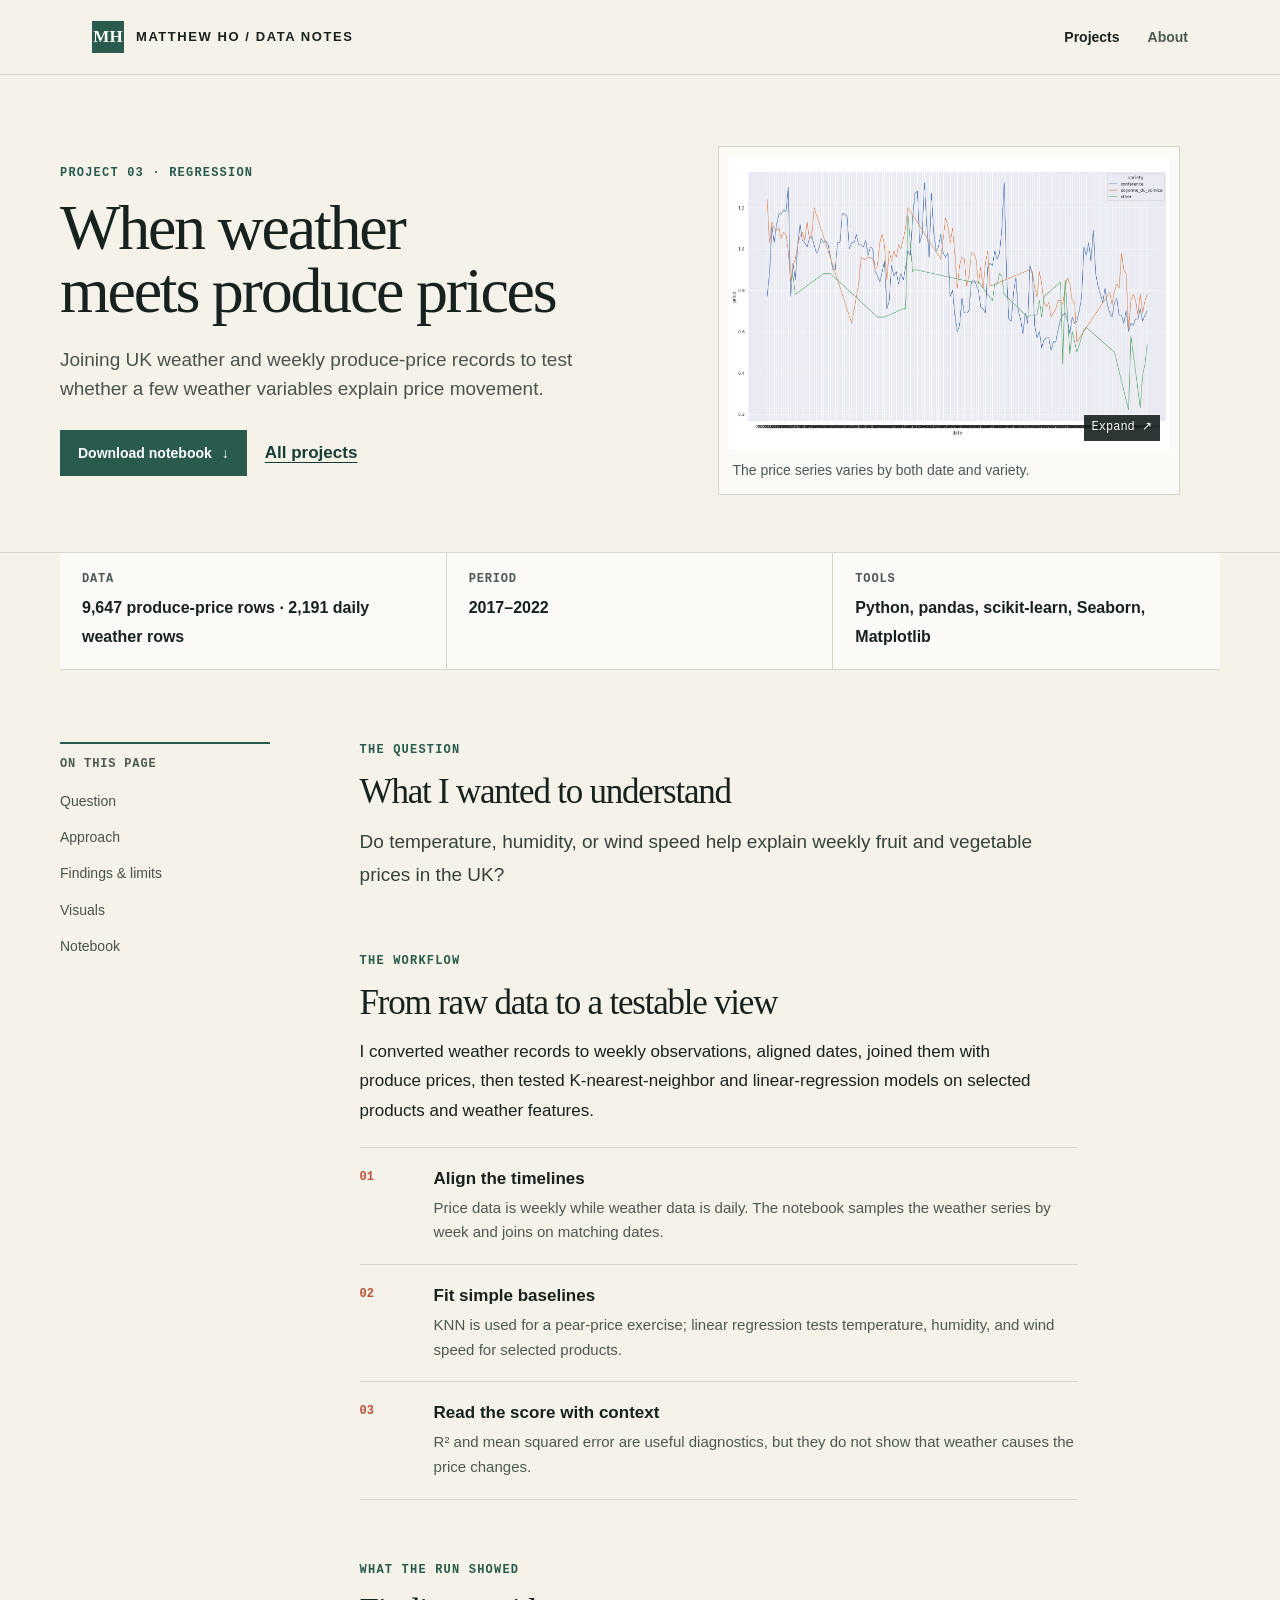
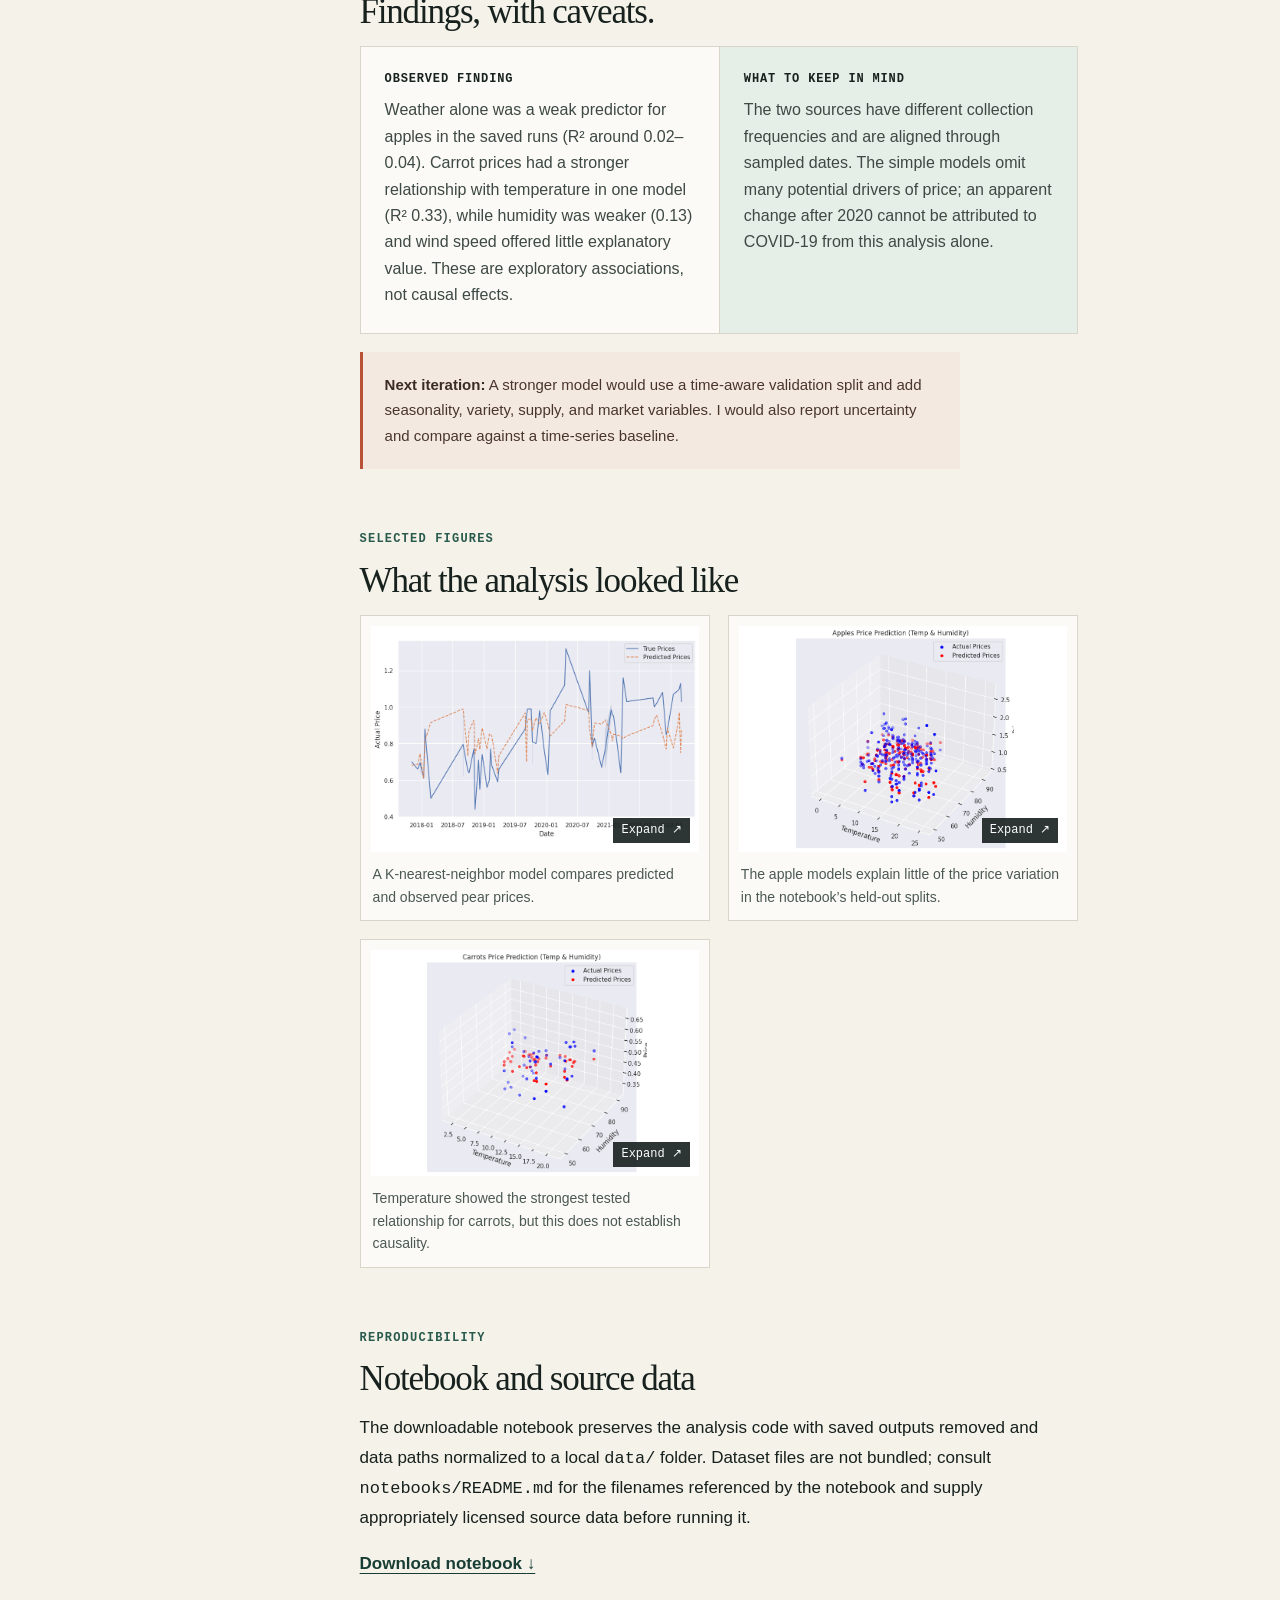
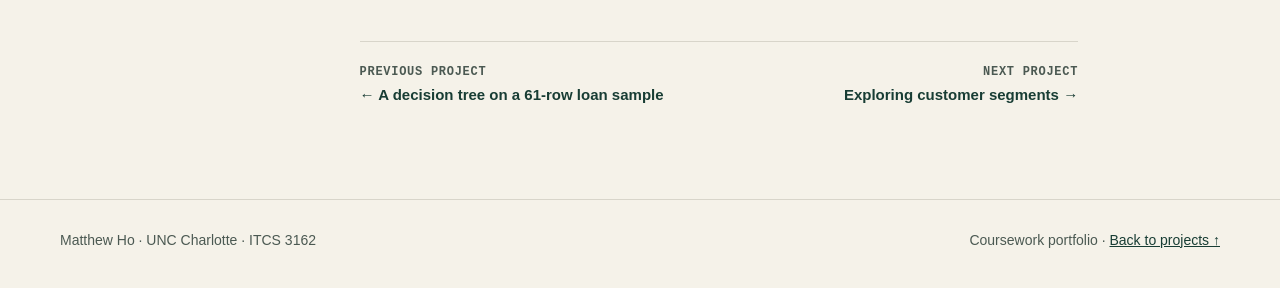
<file: projects/weather-and-produce-prices/index.html>
<!doctype html>
<html lang="en">
<head>
  <meta charset="utf-8">
  <meta name="viewport" content="width=device-width, initial-scale=1">
  <meta name="description" content="Joining UK weather and weekly produce-price records to test whether a few weather variables explain price movement.">
  <meta name="theme-color" content="#f5f2e9">
  <title>When weather meets produce prices — Matthew Ho</title>
  <link rel="stylesheet" href="../../assets/site.css">
  <script defer src="../../assets/site.js"></script>
</head>
<body>
<a class="skip-link" href="#main">Skip to content</a>
<header class="site-header">
  <div class="header-inner">
    <a class="wordmark" href="../../index.html" aria-label="Matthew Ho, portfolio home"><span class="wordmark-mark" aria-hidden="true">MH</span><span>Matthew Ho <span aria-hidden="true">/</span> Data Notes</span></a>
    <button class="nav-toggle" type="button" data-nav-toggle aria-controls="primary-navigation" aria-expanded="false" aria-label="Open navigation">Menu</button>
    <nav class="site-nav" id="primary-navigation" data-site-nav aria-label="Main navigation">
      <a href="../../index.html#projects" aria-current="page">Projects</a>
      <a href="../../index.html#about" >About</a>
    </nav>
  </div>
</header>
<main id="main">
  <section class="case-hero"><div class="container case-hero-grid">
    <div><p class="eyebrow">PROJECT 03 · Regression</p><h1>When weather meets produce prices</h1><p class="lede">Joining UK weather and weekly produce-price records to test whether a few weather variables explain price movement.</p>
      <div class="case-actions"><a class="button-link" href="../../notebooks/03-weather-and-produce-prices.ipynb" download="03-weather-and-produce-prices.ipynb">Download notebook <span aria-hidden="true">↓</span></a><a class="text-link" href="../../index.html#projects">All projects</a></div>
    </div>
    <figure class="case-hero-figure"><button class="image-expand" type="button" data-expand-image data-image="../../assets/charts/produce-price-history.png" data-alt="Weekly produce prices over time, separated by variety." data-caption="The price series varies by both date and variety." aria-label="Expand image: Weekly produce prices over time, separated by variety." aria-haspopup="dialog">
<img fetchpriority="high" src="../../assets/charts/produce-price-history.png" alt="">
<span class="image-expand-hint" aria-hidden="true">Expand ↗</span>
</button><figcaption>The price series varies by both date and variety.</figcaption></figure>
  </div></section>
  <div class="container"><div class="case-facts" aria-label="Project details"><div class="case-fact"><span class="label">Data</span><strong>9,647 produce-price rows · 2,191 daily weather rows</strong></div><div class="case-fact"><span class="label">Period</span><strong>2017–2022</strong></div><div class="case-fact"><span class="label">Tools</span><strong>Python, pandas, scikit-learn, Seaborn, Matplotlib</strong></div></div></div>
  <div class="container case-layout">
    <nav class="case-rail" aria-label="On this page"><p>On this page</p><a href="#question">Question</a><a href="#approach">Approach</a><a href="#findings">Findings & limits</a><a href="#visuals">Visuals</a><a href="#notebook">Notebook</a></nav>
    <div class="case-main">
      <section id="question"><p class="eyebrow">THE QUESTION</p><h2>What I wanted to understand</h2><p class="answer">Do temperature, humidity, or wind speed help explain weekly fruit and vegetable prices in the UK?</p></section>
      <section id="approach"><p class="eyebrow">THE WORKFLOW</p><h2>From raw data to a testable view</h2><p>I converted weather records to weekly observations, aligned dates, joined them with produce prices, then tested K-nearest-neighbor and linear-regression models on selected products and weather features.</p><ol class="workflow-list"><li><span class="step">01</span><div><h3>Align the timelines</h3><p>Price data is weekly while weather data is daily. The notebook samples the weather series by week and joins on matching dates.</p></div></li><li><span class="step">02</span><div><h3>Fit simple baselines</h3><p>KNN is used for a pear-price exercise; linear regression tests temperature, humidity, and wind speed for selected products.</p></div></li><li><span class="step">03</span><div><h3>Read the score with context</h3><p>R² and mean squared error are useful diagnostics, but they do not show that weather causes the price changes.</p></div></li></ol></section>
      <section id="findings"><p class="eyebrow">WHAT THE RUN SHOWED</p><h2>Findings, with caveats.</h2><div class="result-panel"><div><h3>Observed finding</h3><p>Weather alone was a weak predictor for apples in the saved runs (R² around 0.02–0.04). Carrot prices had a stronger relationship with temperature in one model (R² 0.33), while humidity was weaker (0.13) and wind speed offered little explanatory value. These are exploratory associations, not causal effects.</p></div><div><h3>What to keep in mind</h3><p>The two sources have different collection frequencies and are aligned through sampled dates. The simple models omit many potential drivers of price; an apparent change after 2020 cannot be attributed to COVID-19 from this analysis alone.</p></div></div>
        <p class="data-note" style="margin-top:18px"><strong>Next iteration:</strong> A stronger model would use a time-aware validation split and add seasonality, variety, supply, and market variables. I would also report uncertainty and compare against a time-series baseline.</p>
      </section>
      <section id="visuals"><p class="eyebrow">SELECTED FIGURES</p><h2>What the analysis looked like</h2><div class="chart-grid"><figure class="chart-figure"><button class="image-expand" type="button" data-expand-image data-image="../../assets/charts/pear-price-prediction.png" data-alt="Actual and predicted pear prices on the held-out test dates." data-caption="A K-nearest-neighbor model compares predicted and observed pear prices." aria-label="Expand image: Actual and predicted pear prices on the held-out test dates." aria-haspopup="dialog">
<img loading="lazy" src="../../assets/charts/pear-price-prediction.png" alt="">
<span class="image-expand-hint" aria-hidden="true">Expand ↗</span>
</button><figcaption>A K-nearest-neighbor model compares predicted and observed pear prices.</figcaption></figure><figure class="chart-figure"><button class="image-expand" type="button" data-expand-image data-image="../../assets/charts/weather-price-model-apples.png" data-alt="Actual versus predicted produce prices for apples using a weather variable." data-caption="The apple models explain little of the price variation in the notebook’s held-out splits." aria-label="Expand image: Actual versus predicted produce prices for apples using a weather variable." aria-haspopup="dialog">
<img loading="lazy" src="../../assets/charts/weather-price-model-apples.png" alt="">
<span class="image-expand-hint" aria-hidden="true">Expand ↗</span>
</button><figcaption>The apple models explain little of the price variation in the notebook’s held-out splits.</figcaption></figure><figure class="chart-figure"><button class="image-expand" type="button" data-expand-image data-image="../../assets/charts/weather-price-model-carrots.png" data-alt="Actual versus predicted produce prices for carrots using weather inputs." data-caption="Temperature showed the strongest tested relationship for carrots, but this does not establish causality." aria-label="Expand image: Actual versus predicted produce prices for carrots using weather inputs." aria-haspopup="dialog">
<img loading="lazy" src="../../assets/charts/weather-price-model-carrots.png" alt="">
<span class="image-expand-hint" aria-hidden="true">Expand ↗</span>
</button><figcaption>Temperature showed the strongest tested relationship for carrots, but this does not establish causality.</figcaption></figure></div></section>
      <section id="notebook"><p class="eyebrow">REPRODUCIBILITY</p><h2>Notebook and source data</h2><p>The downloadable notebook preserves the analysis code with saved outputs removed and data paths normalized to a local <code>data/</code> folder. Dataset files are not bundled; consult <code>notebooks/README.md</code> for the filenames referenced by the notebook and supply appropriately licensed source data before running it.</p><a class="text-link" href="../../notebooks/03-weather-and-produce-prices.ipynb" download>Download notebook <span aria-hidden="true">↓</span></a></section>
      <nav class="project-switcher" aria-label="Other case studies"><a href="../../projects/loan-approval-classification/index.html"><span>Previous project</span>← A decision tree on a 61-row loan sample</a><a href="../../projects/customer-segmentation/index.html"><span>Next project</span>Exploring customer segments →</a></nav>
    </div>
  </div>
</main>
<footer class="site-footer"><div class="container footer-inner">
<p>Matthew Ho · UNC Charlotte · ITCS 3162</p>
<p>Coursework portfolio · <a href="../../index.html#projects">Back to projects ↑</a></p>
</div></footer>
<dialog class="image-viewer" data-image-viewer tabindex="-1" aria-label="Expanded project image">
  <button class="image-viewer-close" type="button" data-viewer-close aria-label="Close expanded image">Close <span aria-hidden="true">×</span></button>
  <figure class="image-viewer-figure"><img data-viewer-image alt=""><figcaption data-viewer-caption></figcaption></figure>
</dialog>
</body>
</html>
</file>
<file: assets/site.css>
/* Matthew Ho — ITCS 3162 portfolio */
:root {
  color-scheme: light;
  --paper: #f5f2e9;
  --paper-bright: #fbfaf6;
  --ink: #17211e;
  --muted: #4b5952;
  --line: #d8d5ca;
  --forest: #285a4d;
  --forest-deep: #183d34;
  --rust: #b95338;
  --gold: #d7a74b;
  --soft-green: #e6eee8;
  --soft-rust: #f4e9e1;
  --serif: Georgia, "Times New Roman", serif;
  --sans: "Avenir Next", Avenir, "Segoe UI", Arial, sans-serif;
  --mono: "SFMono-Regular", Consolas, "Liberation Mono", monospace;
  --page: 1160px;
}
* { box-sizing: border-box; }
html { scroll-behavior: smooth; }
body { margin: 0; background: var(--paper); color: var(--ink); font-family: var(--sans); font-size: 17px; line-height: 1.72; text-rendering: optimizeLegibility; }
a { color: inherit; }
a:focus-visible, button:focus-visible { outline: 3px solid var(--rust); outline-offset: 4px; }
img { display: block; max-width: 100%; }
.skip-link { position: absolute; left: 12px; top: -60px; z-index: 20; padding: 10px 14px; background: var(--ink); color: white; }
.skip-link:focus { top: 12px; }
.site-header { position: relative; z-index: 10; border-bottom: 1px solid var(--line); background: rgba(245,242,233,.96); }
.header-inner { max-width: var(--page); margin: auto; padding: 0 32px; min-height: 74px; display: flex; align-items: center; justify-content: space-between; gap: 24px; }
.wordmark { display: inline-flex; align-items: center; gap: 12px; text-decoration: none; font-size: 13px; letter-spacing: .12em; text-transform: uppercase; font-weight: 750; }
.wordmark-mark { width: 32px; height: 32px; display: grid; place-items: center; color: var(--paper-bright); background: var(--forest); font-family: var(--serif); font-size: 17px; letter-spacing: 0; }
.site-nav { display: flex; align-items: center; gap: 28px; }
.site-nav a { text-decoration: none; color: var(--muted); font-size: 14px; font-weight: 650; }
.site-nav a:hover, .site-nav a[aria-current="page"] { color: var(--ink); }
.nav-toggle { display: none; border: 1px solid var(--line); background: transparent; color: var(--ink); min-width: 44px; min-height: 44px; font: inherit; }
.container { width: min(var(--page), calc(100% - 64px)); margin-inline: auto; }
.eyebrow { margin: 0 0 14px; color: var(--forest); font: 700 12px/1.4 var(--mono); letter-spacing: .1em; text-transform: uppercase; }
h1, h2, h3, p { margin-top: 0; }
h1, h2, h3 { text-wrap: balance; }
h1, h2 { font-family: var(--serif); font-weight: 500; letter-spacing: -.035em; }
h1 { font-size: clamp(42px, 6vw, 76px); line-height: .99; margin-bottom: 22px; }
h2 { font-size: clamp(30px, 4.2vw, 48px); line-height: 1.06; margin-bottom: 16px; }
h3 { font-size: 20px; line-height: 1.2; }
.lede { max-width: 650px; color: #48534d; font-size: clamp(17px, 1.8vw, 21px); line-height: 1.55; }
.small-note { color: var(--muted); font-size: 14px; }
.button-link { display: inline-flex; min-height: 46px; align-items: center; gap: 10px; padding: 0 17px; background: var(--forest); color: white; text-decoration: none; font-size: 14px; font-weight: 700; border: 1px solid var(--forest); transition: background .18s ease, transform .18s ease; }
.button-link:hover { background: var(--forest-deep); transform: translateY(-1px); }
.text-link { color: var(--forest-deep); text-decoration-thickness: 1px; text-underline-offset: 4px; font-weight: 680; }
.home-hero { padding: clamp(64px, 9vw, 112px) 0 62px; }
.hero-grid { display: grid; grid-template-columns: 1.06fr .94fr; align-items: center; gap: clamp(36px, 7vw, 92px); }
.hero-copy h1 { max-width: 690px; }
.hero-copy .lede { max-width: 610px; }
.hero-actions { display: flex; align-items: center; flex-wrap: wrap; gap: 18px; margin-top: 28px; }
.hero-art { background: var(--paper-bright); border: 1px solid var(--line); padding: 14px; box-shadow: 10px 10px 0 var(--soft-green); transform: rotate(1deg); }
.hero-art img { width: 100%; aspect-ratio: 1.45; object-fit: contain; background: #fff; }
.figure-caption { display: flex; justify-content: space-between; gap: 14px; padding: 12px 3px 1px; color: var(--muted); font: 12px/1.5 var(--mono); }
.figure-caption strong { color: var(--ink); font-weight: 700; }
.intro-strip { border-top: 1px solid var(--line); border-bottom: 1px solid var(--line); background: var(--paper-bright); }
.intro-strip-inner { display: flex; align-items: center; justify-content: space-between; gap: 28px; padding: 18px 0; }
.intro-strip p { margin: 0; color: var(--muted); font-size: 15px; }
.intro-strip .course-tag { color: var(--ink); font: 700 12px/1.5 var(--mono); letter-spacing: .06em; text-transform: uppercase; }
.section { padding: 92px 0; }
.section-head { display: flex; justify-content: space-between; align-items: end; gap: 32px; margin-bottom: 38px; }
.section-head p { max-width: 450px; margin-bottom: 4px; color: var(--muted); }
.project-list { border-top: 1px solid var(--line); }
.project-row { display: grid; grid-template-columns: .88fr 1.12fr; align-items: center; gap: clamp(32px, 7vw, 88px); padding: 30px 0; border-bottom: 1px solid var(--line); }
.project-row:nth-child(even) .project-image { order: -1; }
.project-copy { padding: 12px 0; }
.project-number { color: var(--rust); font: 700 12px var(--mono); letter-spacing: .1em; }
.project-title { margin: 12px 0 10px; font: 500 clamp(27px, 3.4vw, 42px)/1.05 var(--serif); letter-spacing: -.03em; }
.project-title a { text-decoration: none; }
.project-title a:hover { color: var(--forest); }
.project-summary { max-width: 490px; color: var(--muted); margin-bottom: 20px; }
.project-meta { display: flex; align-items: center; flex-wrap: wrap; gap: 9px; margin: 0 0 21px; }
.project-meta span { padding: 5px 8px; border: 1px solid var(--line); color: #46534c; font: 12px/1.45 var(--mono); }
.project-image { min-width: 0; background: var(--paper-bright); border: 1px solid var(--line); padding: 10px; }
.project-image img { width: 100%; aspect-ratio: 1.64; object-fit: contain; background: #fff; }
.project-image figcaption { padding: 10px 2px 2px; font-size: 14px; line-height: 1.55; color: var(--muted); }
.about-band { background: var(--forest-deep); color: var(--paper-bright); padding: 64px 0; }
.about-grid { display: grid; grid-template-columns: .7fr 1.3fr; gap: clamp(32px, 8vw, 110px); align-items: start; }
.about-band .eyebrow { color: #d8c281; }
.about-band h2 { margin-bottom: 0; }
.about-band p { max-width: 680px; color: #e0e6df; margin: 0; font-size: 17px; }
.site-footer { border-top: 1px solid var(--line); padding: 28px 0 38px; color: var(--muted); font-size: 14px; }
.footer-inner { display: flex; justify-content: space-between; gap: 24px; align-items: baseline; }
.footer-inner p { margin: 0; }
.footer-inner a { color: var(--forest-deep); }
/* Case-study pages */
.case-hero { padding: 54px 0 40px; border-bottom: 1px solid var(--line); }
.case-hero-grid { display: grid; grid-template-columns: 1fr 1fr; gap: clamp(34px, 6vw, 80px); align-items: center; }
.case-hero h1 { font-size: clamp(39px, 5vw, 64px); max-width: 680px; }
.case-hero .lede { font-size: 19px; }
.case-hero-figure { background: var(--paper-bright); border: 1px solid var(--line); padding: 10px; }
.case-hero-figure img { width: 100%; max-height: 400px; aspect-ratio: 1.5; object-fit: contain; background: white; }
.case-hero-figure figcaption { padding: 10px 3px 2px; color: var(--muted); font-size: 14px; line-height: 1.55; }
.case-actions { display: flex; flex-wrap: wrap; align-items: center; gap: 18px; margin-top: 26px; }
.case-facts { display: grid; grid-template-columns: repeat(3, 1fr); border-bottom: 1px solid var(--line); background: var(--paper-bright); }
.case-fact { padding: 18px 22px; border-right: 1px solid var(--line); }
.case-fact:last-child { border-right: 0; }
.case-fact .label { display: block; color: var(--muted); font: 700 12px/1.4 var(--mono); letter-spacing: .07em; text-transform: uppercase; margin-bottom: 5px; }
.case-fact strong { font: 600 16px/1.5 var(--sans); }
.case-layout { display: grid; grid-template-columns: 210px minmax(0,1fr); gap: clamp(36px,7vw,92px); padding: 72px 0 92px; }
.case-rail { align-self: start; position: sticky; top: 24px; border-top: 2px solid var(--forest); padding-top: 12px; }
.case-rail p { color: var(--muted); font: 700 12px/1.4 var(--mono); text-transform: uppercase; letter-spacing: .07em; margin-bottom: 10px; }
.case-rail a { display: block; padding: 8px 0; color: #46534c; text-decoration: none; font-size: 14px; line-height: 1.45; }
.case-rail a:hover { color: var(--forest); }
.case-main section { scroll-margin-top: 26px; margin-bottom: 62px; }
.case-main { max-width: 76ch; }
.case-main section > h2 { font-size: 35px; }
.case-main section > p:not(.eyebrow) { max-width: 72ch; line-height: 1.72; }
.case-main .answer { max-width: 760px; color: #34423b; font-size: 19px; }
.workflow-list { list-style: none; padding: 0; margin: 22px 0 0; border-top: 1px solid var(--line); }
.workflow-list li { display: grid; grid-template-columns: 56px 1fr; gap: 18px; padding: 19px 0; border-bottom: 1px solid var(--line); }
.workflow-list .step { color: var(--rust); font: 700 12px var(--mono); padding-top: 3px; }
.workflow-list h3 { margin: 0 0 5px; font: 600 17px/1.4 var(--sans); }
.workflow-list p { margin: 0; color: var(--muted); font-size: 15px; line-height: 1.65; }
.result-panel { display: grid; grid-template-columns: 1fr 1fr; gap: 0; border: 1px solid var(--line); background: var(--paper-bright); }
.result-panel > div { padding: 24px; }
.result-panel > div + div { border-left: 1px solid var(--line); background: var(--soft-green); }
.result-panel h3 { margin-bottom: 10px; font: 700 12px/1.4 var(--mono); text-transform: uppercase; letter-spacing: .07em; }
.result-panel p { margin: 0; color: #3d4942; font-size: 16px; line-height: 1.65; }
.chart-grid { display: grid; grid-template-columns: repeat(2, minmax(0,1fr)); gap: 18px; }
.chart-figure { margin: 0; background: var(--paper-bright); border: 1px solid var(--line); padding: 10px; }
.chart-figure img { width: 100%; aspect-ratio: 1.45; object-fit: contain; background: #fff; }
.chart-figure figcaption { padding: 11px 2px 2px; color: var(--muted); font-size: 14px; line-height: 1.6; }
.image-expand { position: relative; display: block; width: 100%; padding: 0; border: 0; background: transparent; color: inherit; cursor: zoom-in; text-align: left; }
.image-expand:hover img { filter: brightness(.96); }
.image-expand-hint { position: absolute; right: 9px; bottom: 9px; padding: 5px 8px; color: #fff; background: rgba(23,33,30,.9); font: 12px/1.3 var(--mono); pointer-events: none; }
.image-viewer { position: fixed; inset: 0; margin: auto; width: max-content; max-width: 96vw; max-height: 94vh; padding: 34px 16px 16px; overflow: auto; border: 1px solid rgba(255,255,255,.2); background: #17211e; color: #fbfaf6; box-shadow: 0 24px 100px rgba(0,0,0,.42); }
.image-viewer[open] { display: grid; align-content: center; }
.image-viewer::backdrop { background: rgba(13,19,17,.9); }
.image-viewer-figure { display: grid; justify-items: center; gap: 12px; margin: 0; }
.image-viewer-figure img { display: block; width: auto; height: auto; max-width: calc(96vw - 64px); max-height: calc(88vh - 70px); object-fit: contain; background: #fff; }
.image-viewer-figure figcaption { max-width: 980px; color: #e2e8e2; font-size: 15px; line-height: 1.55; }
.image-viewer-close { position: absolute; z-index: 1; top: 7px; right: 8px; min-width: 44px; min-height: 44px; padding: 0 10px; border: 1px solid rgba(255,255,255,.35); background: #26342f; color: #fff; font: 14px var(--sans); cursor: pointer; }
.image-viewer-close:hover { background: #3b5048; }
.data-note { padding: 20px 22px; background: var(--soft-rust); border-left: 3px solid var(--rust); color: #49352c; font-size: 15px; line-height: 1.65; }
.data-note strong { color: #3b2b25; }
.project-switcher { display: flex; justify-content: space-between; gap: 20px; border-top: 1px solid var(--line); padding-top: 22px; }
.project-switcher a { max-width: 48%; color: var(--forest-deep); text-decoration: none; font-size: 15px; line-height: 1.5; font-weight: 700; }
.project-switcher a:last-child { text-align: right; margin-left: auto; }
.project-switcher span { display: block; color: var(--muted); font: 700 12px/1.4 var(--mono); text-transform: uppercase; letter-spacing: .06em; margin-bottom: 4px; }
@media (max-width: 780px) {
  .container { width: min(100% - 40px, var(--page)); }
  .header-inner { padding: 0 20px; min-height: 66px; }
  .nav-toggle { display: inline-grid; place-items: center; }
  .site-nav { display: none; position: absolute; top: 65px; left: 0; right: 0; padding: 16px 20px 20px; background: var(--paper-bright); border-bottom: 1px solid var(--line); flex-direction: column; align-items: flex-start; gap: 12px; }
  .site-nav.is-open { display: flex; }
  .site-nav a { min-height: 42px; display: flex; align-items: center; }
  .hero-grid, .case-hero-grid { grid-template-columns: 1fr; }
  .hero-art { max-width: 620px; }
  .section { padding: 68px 0; }
  .section-head { display: block; }
  .project-row, .project-row:nth-child(even) { grid-template-columns: 1fr; gap: 18px; }
  .project-row:nth-child(even) .project-image { order: 0; }
  .project-copy { padding: 4px 0; }
  .about-grid { grid-template-columns: 1fr; gap: 22px; }
  .case-hero { padding-top: 38px; }
  .case-layout { display: block; padding: 50px 0 70px; }
  .case-rail { position: static; display: flex; flex-wrap: wrap; gap: 4px 16px; margin-bottom: 42px; }
  .case-rail p { flex-basis: 100%; }
  .case-rail a { min-height: 36px; }
  .case-facts { grid-template-columns: 1fr; }
  .case-fact { border-right: 0; border-bottom: 1px solid var(--line); }
  .case-fact:last-child { border-bottom: 0; }
}
@media (max-width: 540px) {
  .container { width: min(100% - 32px, var(--page)); }
  .home-hero { padding-top: 54px; }
  .chart-grid, .result-panel { grid-template-columns: 1fr; }
  .result-panel > div + div { border-left: 0; border-top: 1px solid var(--line); }
  .intro-strip-inner, .footer-inner { align-items: flex-start; flex-direction: column; }
  .case-main section { margin-bottom: 48px; }
  .case-main section > h2 { font-size: 31px; }
}
@media (prefers-reduced-motion: reduce) {
  *, *::before, *::after { scroll-behavior: auto !important; transition-duration: .01ms !important; animation-duration: .01ms !important; }
}
</file>
